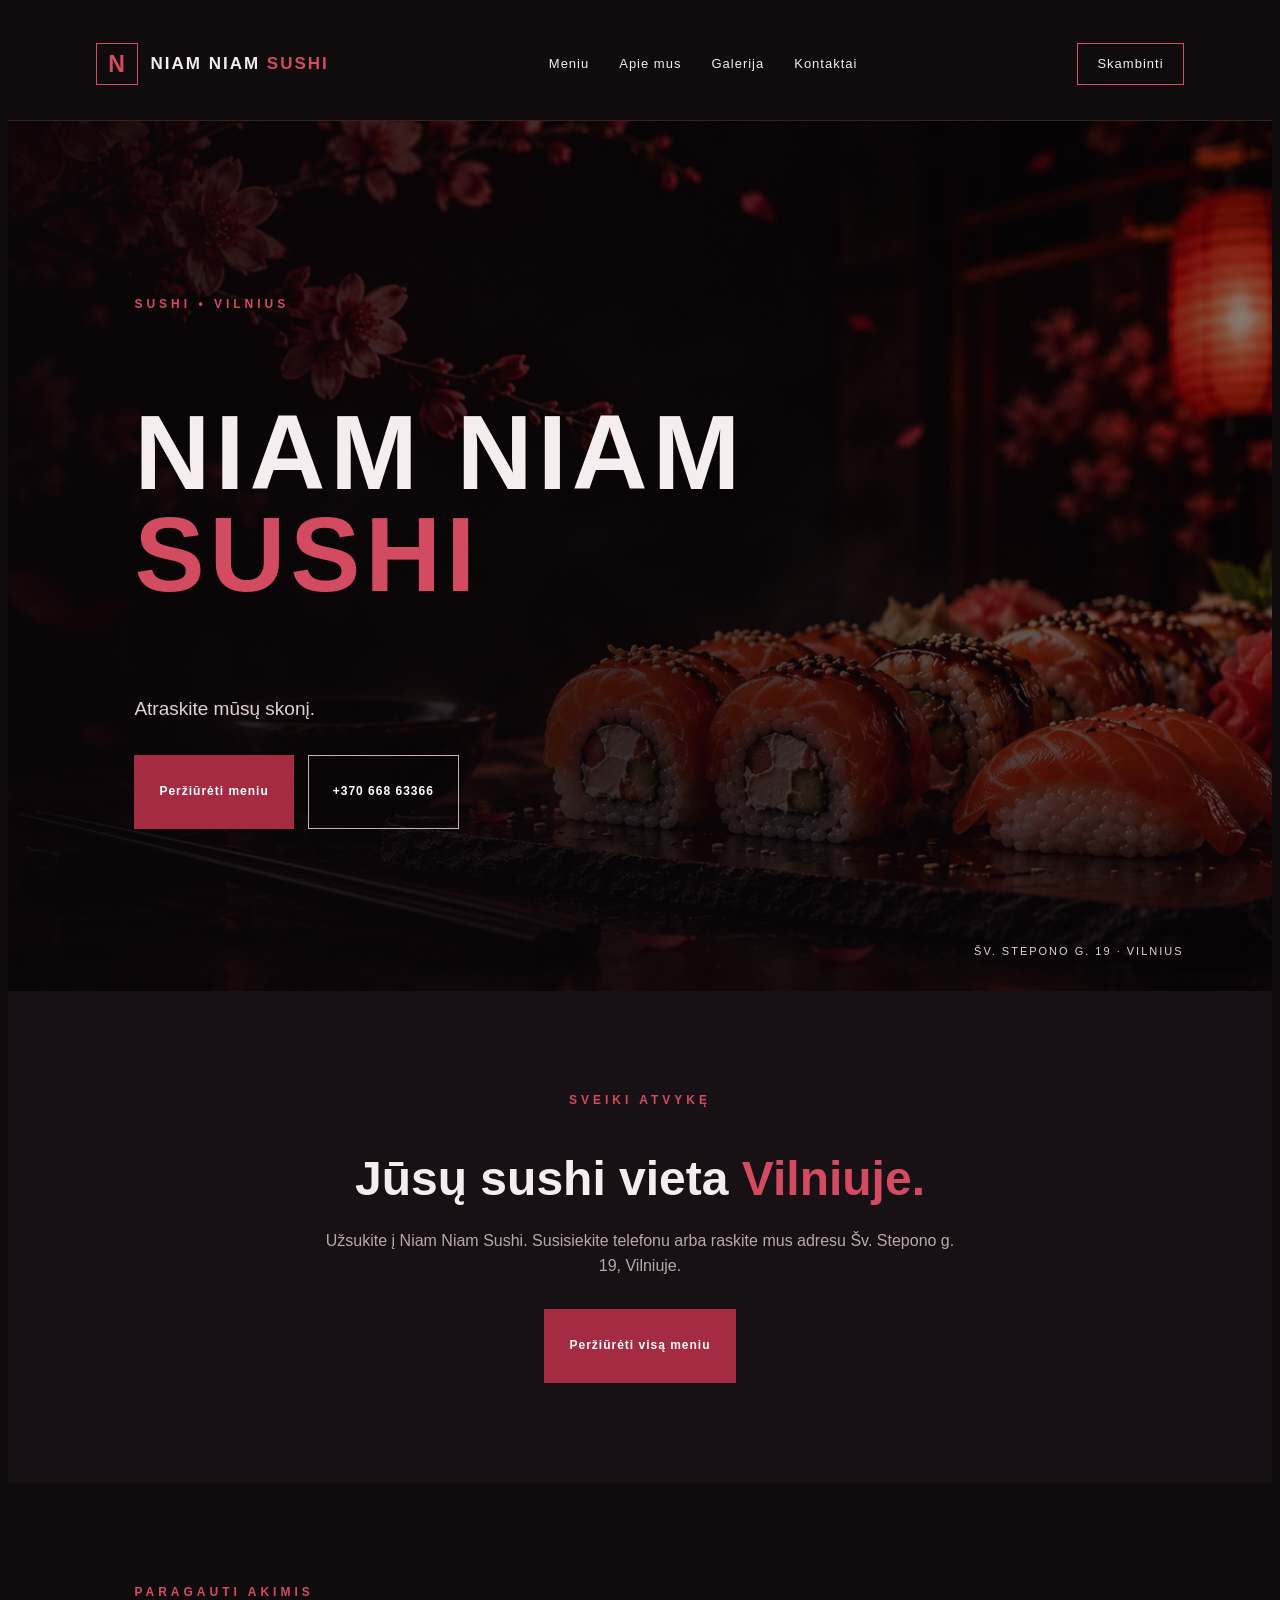
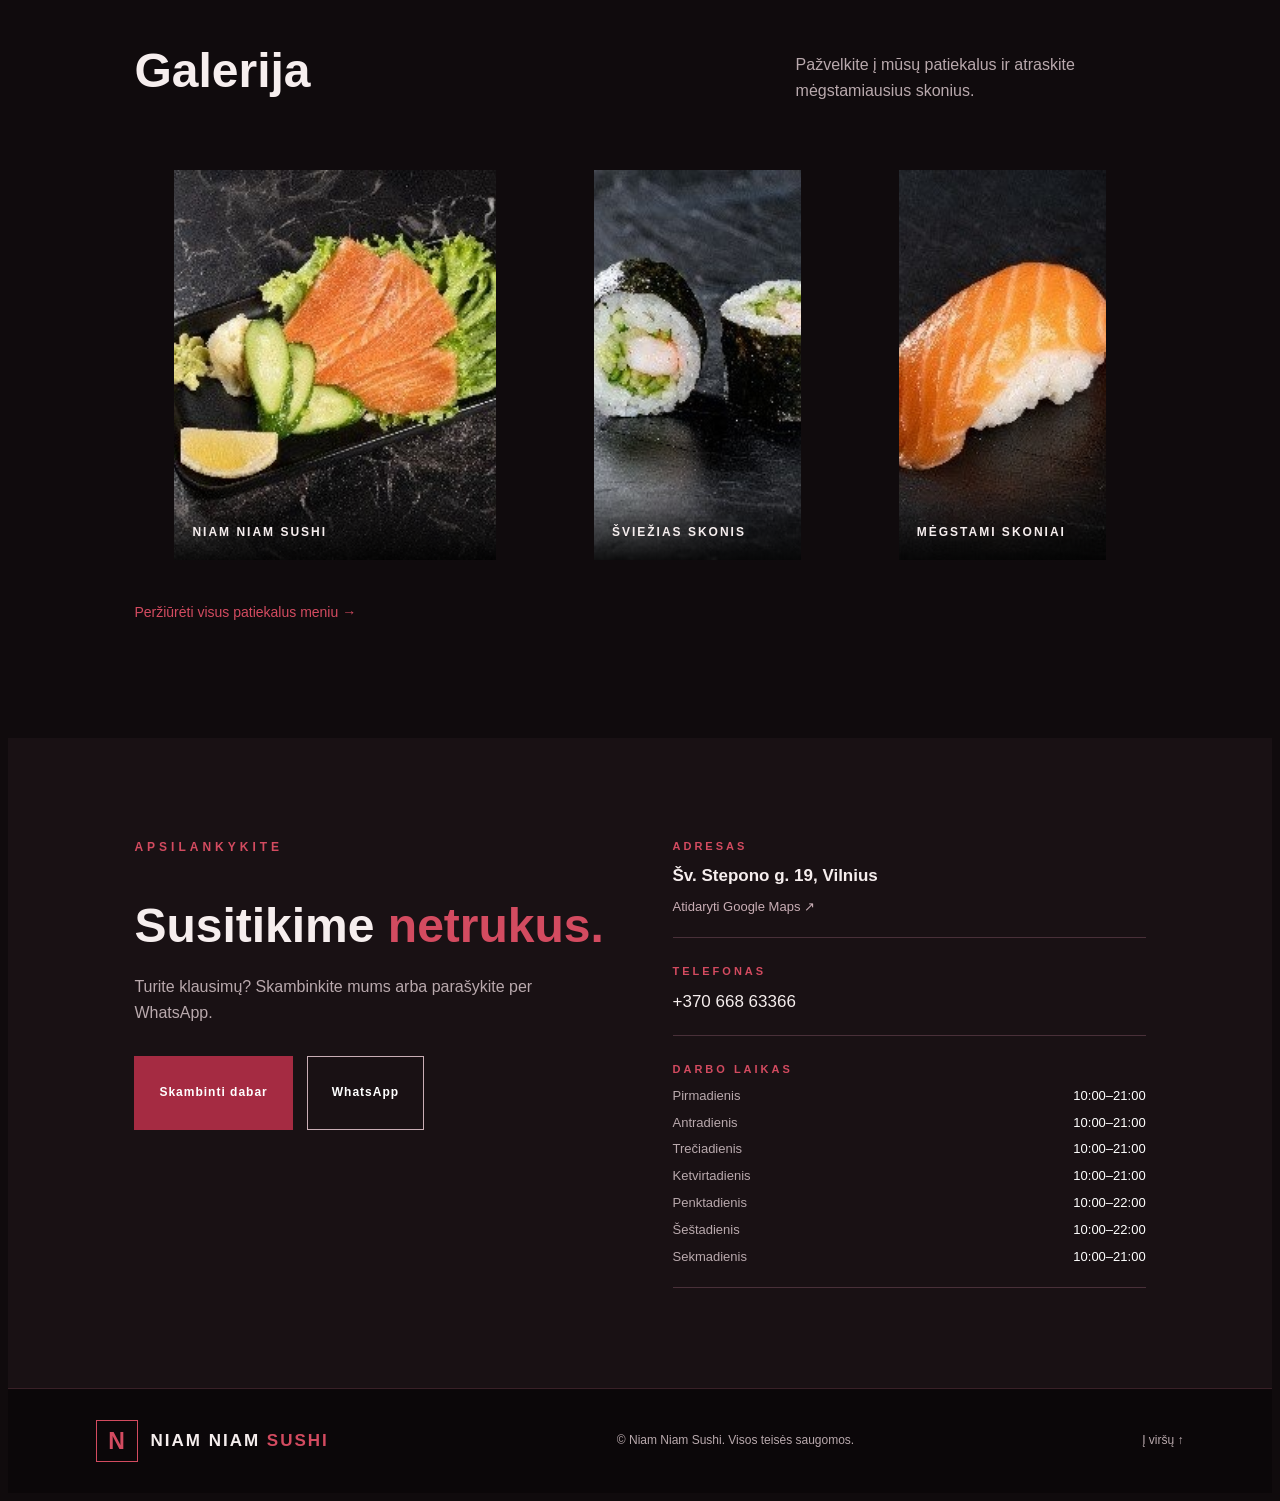
<file: index.html>
<!doctype html>
<html lang="lt"><head><meta charset="utf-8"><meta name="viewport" content="width=device-width, initial-scale=1"><meta name="theme-color" content="#13090c"><meta name="description" content="Niam Niam Sushi – sushi Vilniuje. Peržiūrėkite meniu, susisiekite ir raskite mus Šv. Stepono g. 19."><title>Niam Niam Sushi | Sushi Vilniuje</title><link rel="stylesheet" href="style.css"></head><body>
<header class="topbar"><a class="brand" href="#pradzia" aria-label="Niam Niam Sushi – pradžia"><span class="brand-mark">N</span><span>NIAM NIAM <em>SUSHI</em></span></a><nav aria-label="Pagrindinis meniu"><a href="menu.html">Meniu</a><a href="#apie">Apie mus</a><a href="#galerija">Galerija</a><a href="#kontaktai">Kontaktai</a></nav><a class="nav-call" href="tel:+37066863366">Skambinti</a></header>
<main><section class="hero" id="pradzia"><div class="hero-shade"></div><div class="hero-content"><p class="eyebrow">SUSHI • VILNIUS</p><h1>NIAM NIAM<br><span>SUSHI</span></h1><p class="hero-copy">Atraskite mūsų skonį.</p><div class="hero-actions"><a class="button button-primary" href="menu.html">Peržiūrėti meniu</a><a class="button button-outline" href="tel:+37066863366">+370 668 63366</a></div></div><div class="hero-note">ŠV. STEPONO G. 19 · VILNIUS</div></section>
<section class="intro section" id="apie"><div class="section-kicker">SVEIKI ATVYKĘ</div><h2>Jūsų sushi vieta <span>Vilniuje.</span></h2><p class="intro-text">Užsukite į Niam Niam Sushi. Susisiekite telefonu arba raskite mus adresu Šv. Stepono g. 19, Vilniuje.</p><a class="button button-primary" href="menu.html">Peržiūrėti visą meniu</a></section>
<section class="gallery section" id="galerija"><div class="section-heading"><div><div class="section-kicker">PARAGAUTI AKIMIS</div><h2>Galerija</h2></div><p>Pažvelkite į mūsų patiekalus ir atraskite mėgstamiausius skonius.</p></div><div class="photo-grid"><figure class="photo photo-large"><img src="images/sushi-1.jpg" alt="Niam Niam Sushi patiekalas" onerror="this.style.display='none'; this.parentElement.classList.add('photo-placeholder');"><figcaption>NIAM NIAM SUSHI</figcaption></figure><figure class="photo"><img src="images/sushi-2.jpg" alt="Sushi patiekalas" onerror="this.style.display='none'; this.parentElement.classList.add('photo-placeholder');"><figcaption>ŠVIEŽIAS SKONIS</figcaption></figure><figure class="photo"><img src="images/sushi-3.jpg" alt="Sushi rinkinys" onerror="this.style.display='none'; this.parentElement.classList.add('photo-placeholder');"><figcaption>MĖGSTAMI SKONIAI</figcaption></figure></div><p class="photo-tip"><a href="menu.html">Peržiūrėti visus patiekalus meniu →</a></p></section>
<section class="contact section" id="kontaktai"><div class="contact-copy"><div class="section-kicker">APSILANKYKITE</div><h2>Susitikime <span>netrukus.</span></h2><p>Turite klausimų? Skambinkite mums arba parašykite per WhatsApp.</p><div class="contact-buttons"><a class="button button-primary" href="tel:+37066863366">Skambinti dabar</a><a class="button button-outline" href="https://wa.me/37066863366" target="_blank" rel="noopener">WhatsApp</a></div></div><div class="details"><div class="detail"><span class="detail-label">ADRESAS</span><strong>Šv. Stepono g. 19, Vilnius</strong><a href="https://www.google.com/maps/search/?api=1&query=Sv.+Stepono+g.+19,+Vilnius" target="_blank" rel="noopener">Atidaryti Google Maps ↗</a></div><div class="detail"><span class="detail-label">TELEFONAS</span><a class="detail-phone" href="tel:+37066863366">+370 668 63366</a></div><div class="detail"><span class="detail-label">DARBO LAIKAS</span><div class="hours"><div><span>Pirmadienis</span><b>10:00–21:00</b></div><div><span>Antradienis</span><b>10:00–21:00</b></div><div><span>Trečiadienis</span><b>10:00–21:00</b></div><div><span>Ketvirtadienis</span><b>10:00–21:00</b></div><div><span>Penktadienis</span><b>10:00–22:00</b></div><div><span>Šeštadienis</span><b>10:00–22:00</b></div><div><span>Sekmadienis</span><b>10:00–21:00</b></div></div></div></div></section></main>
<footer><a class="brand footer-brand" href="#pradzia"><span class="brand-mark">N</span><span>NIAM NIAM <em>SUSHI</em></span></a><p>© <span id="year"></span> Niam Niam Sushi. Visos teisės saugomos.</p><a href="#pradzia">Į viršų ↑</a></footer><script src="script.js"></script></body></html>
</file>
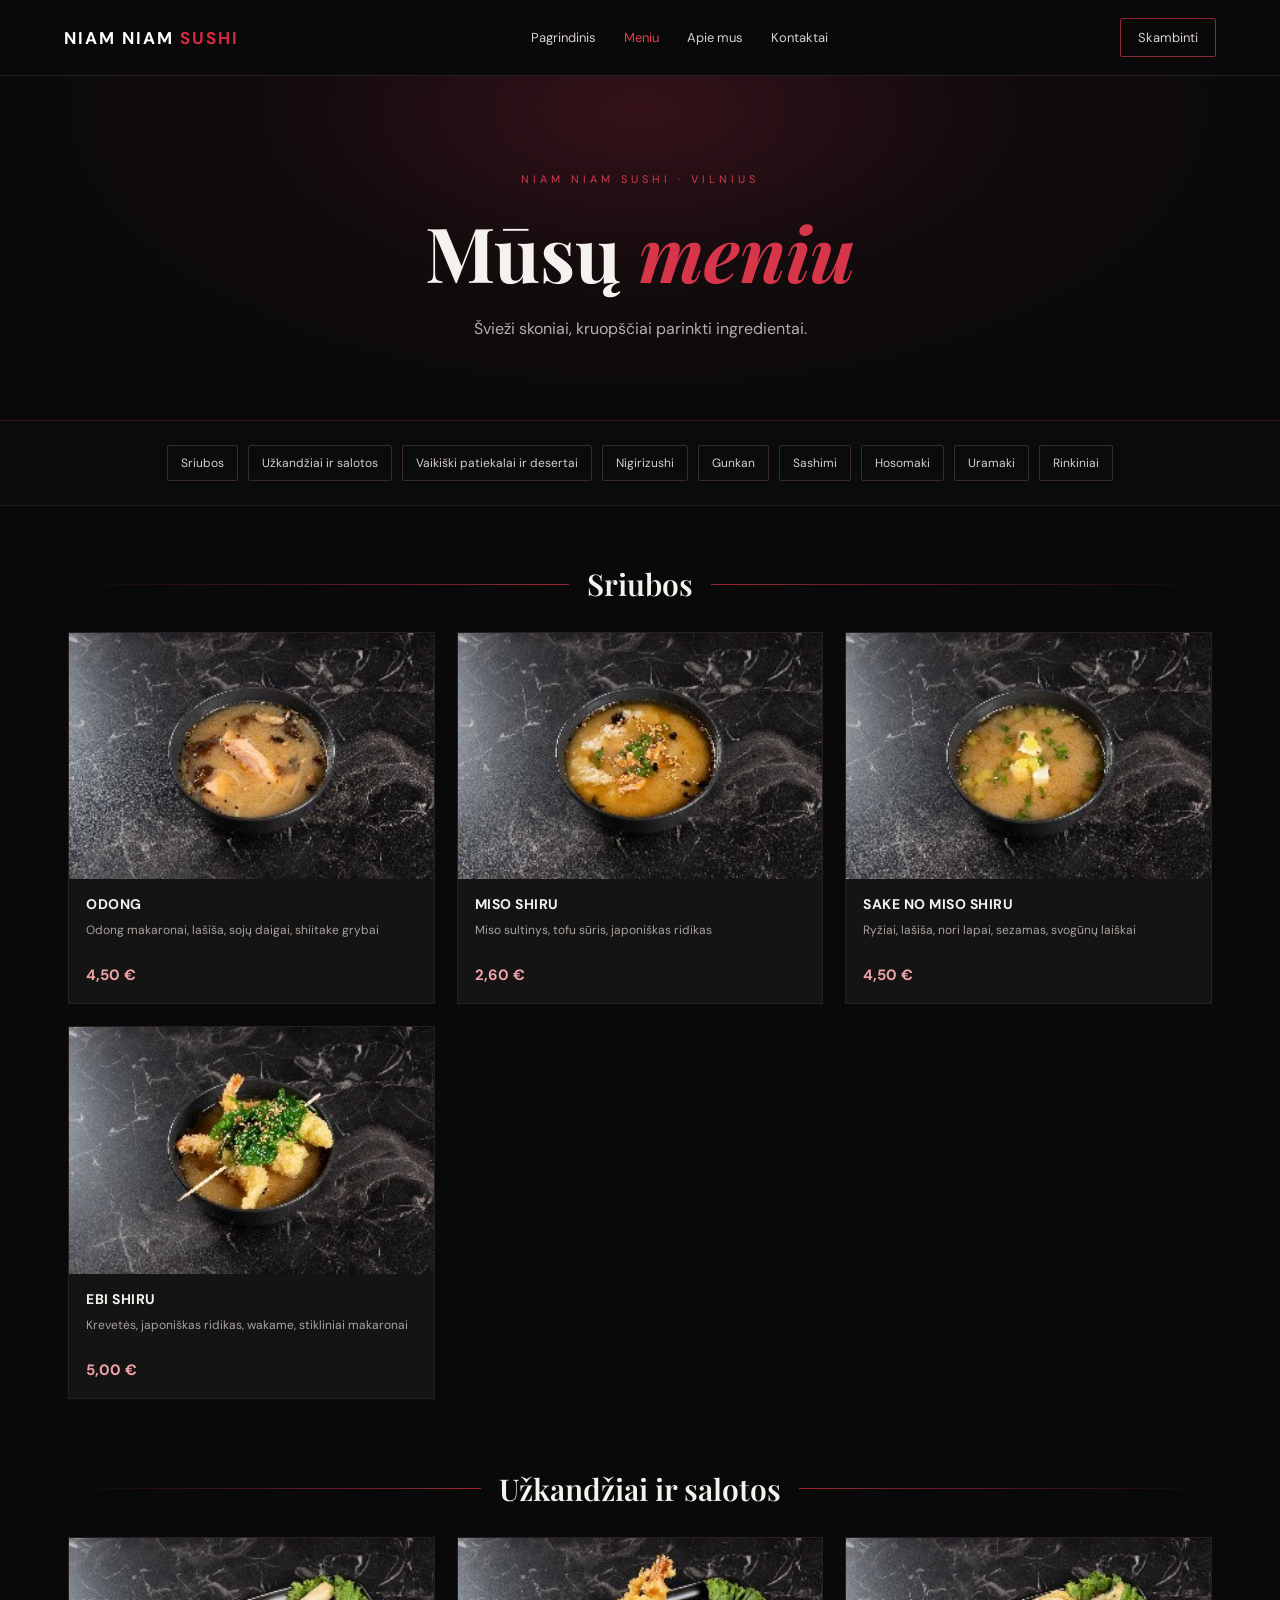
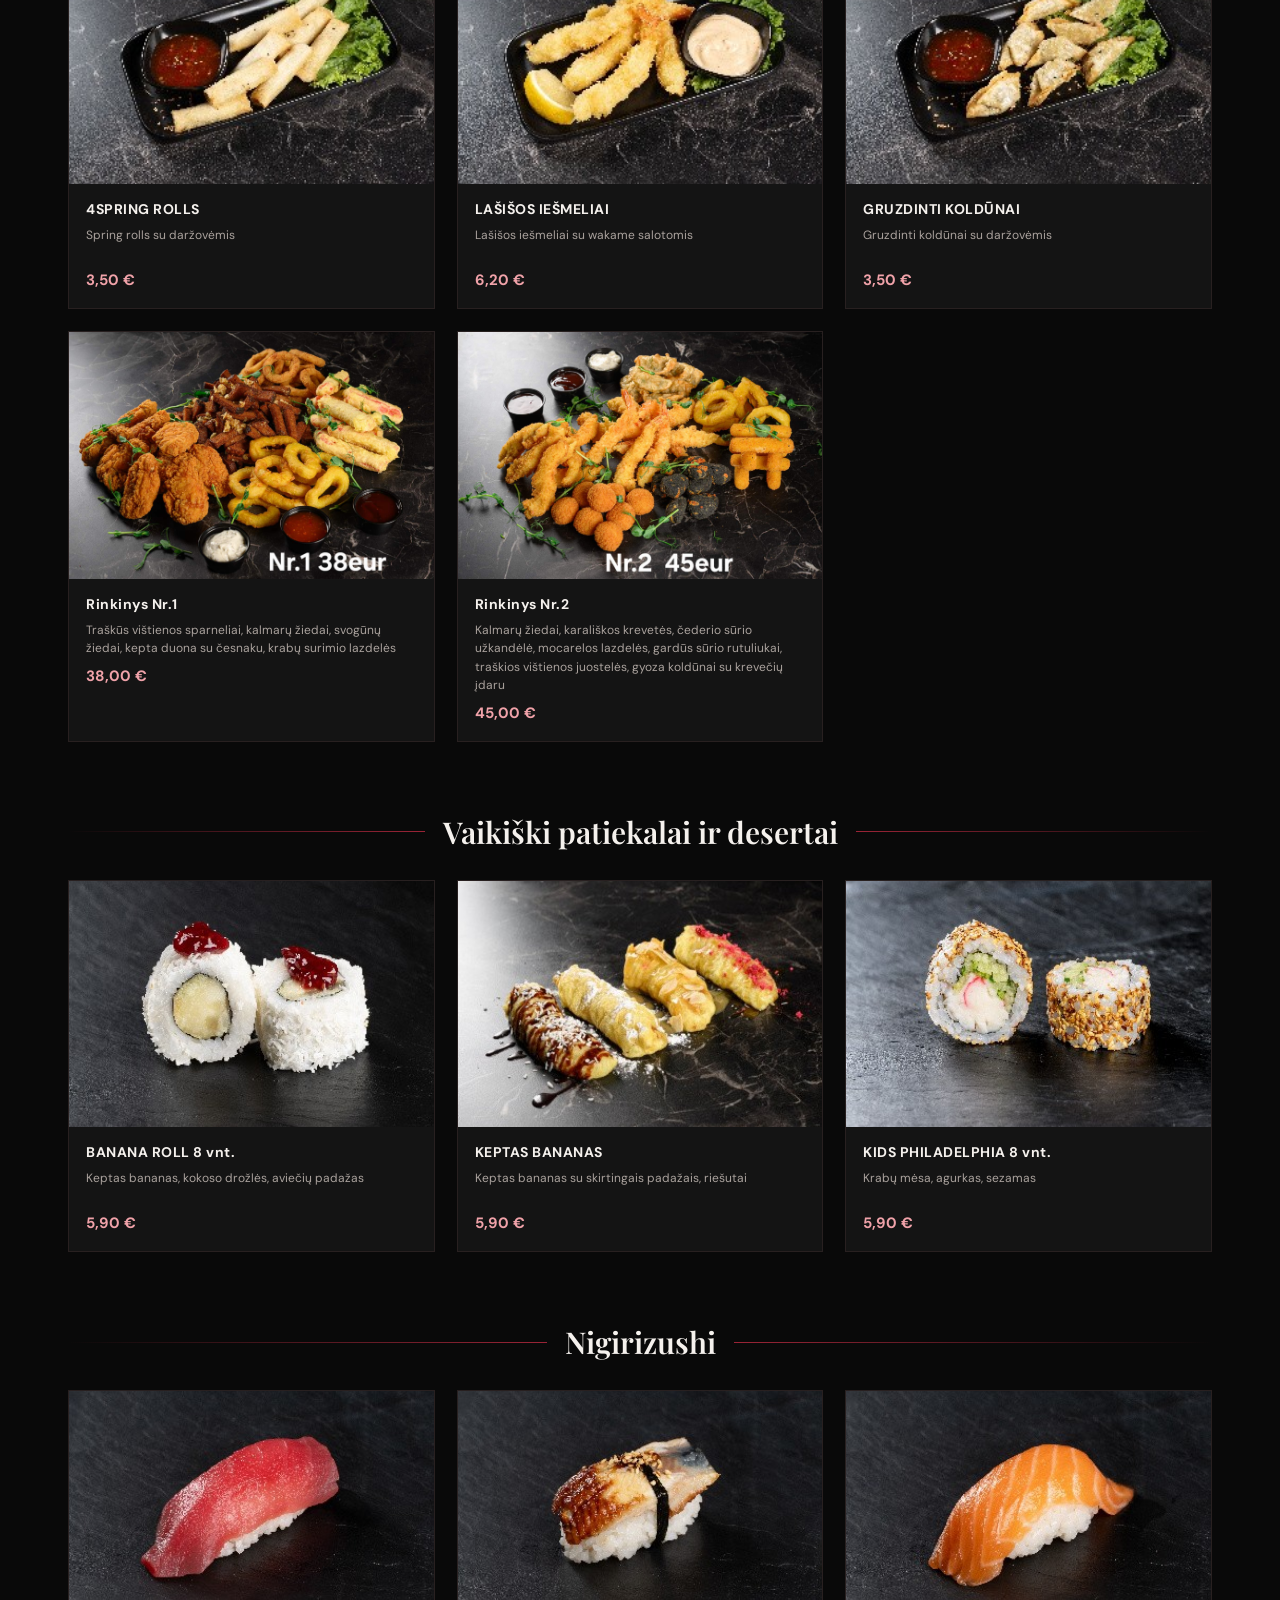
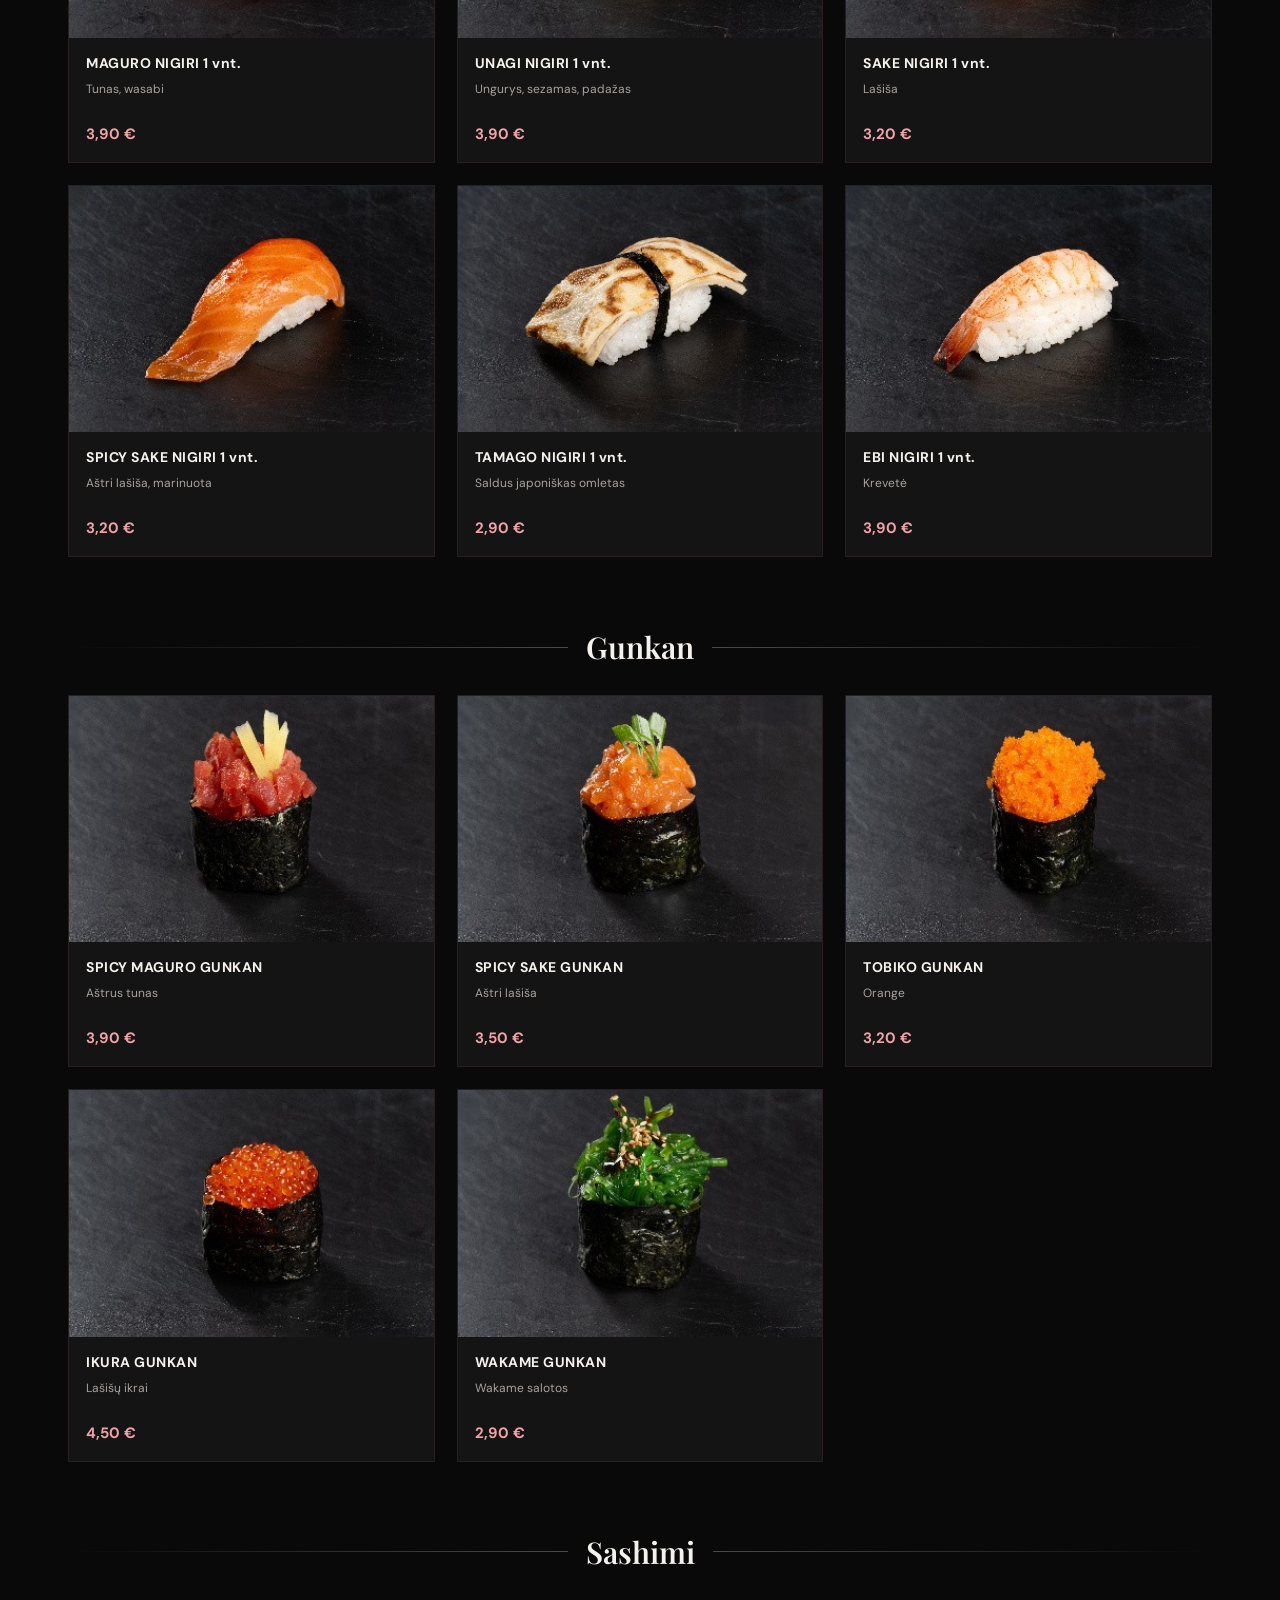
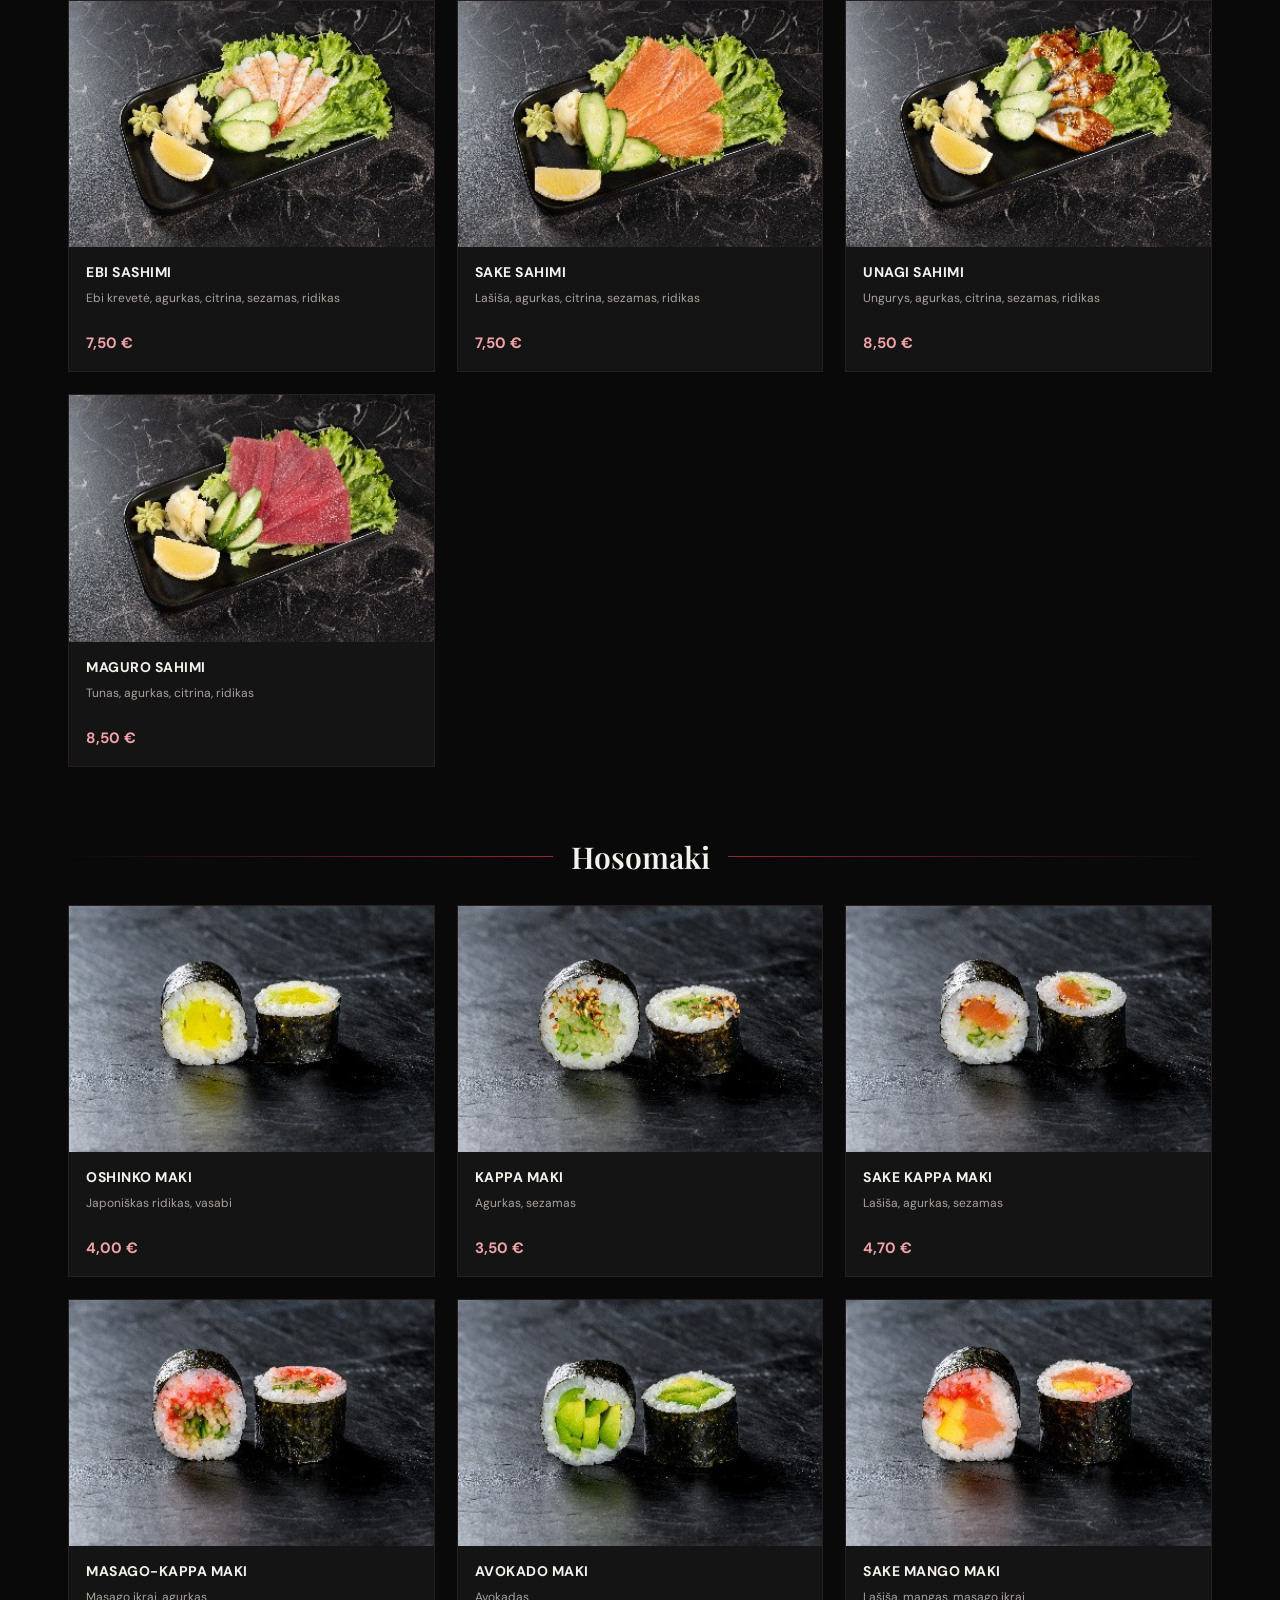
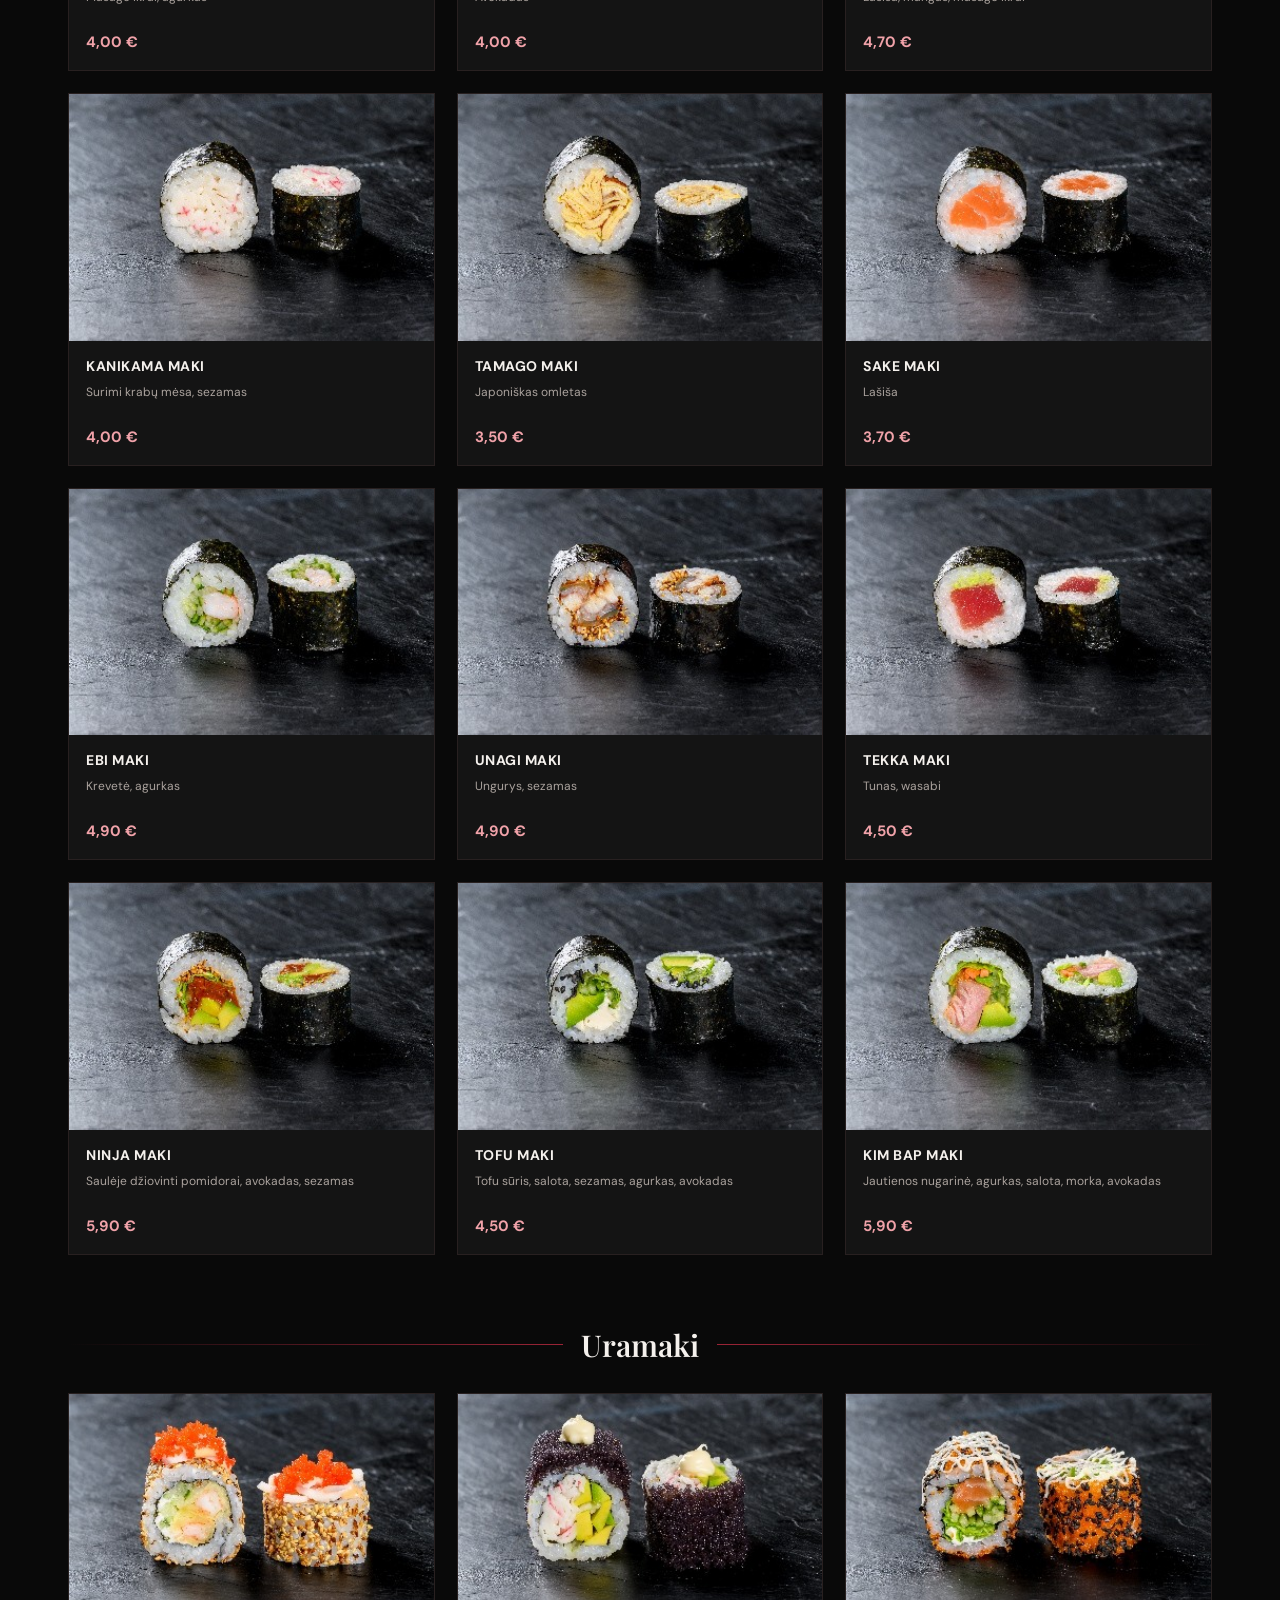
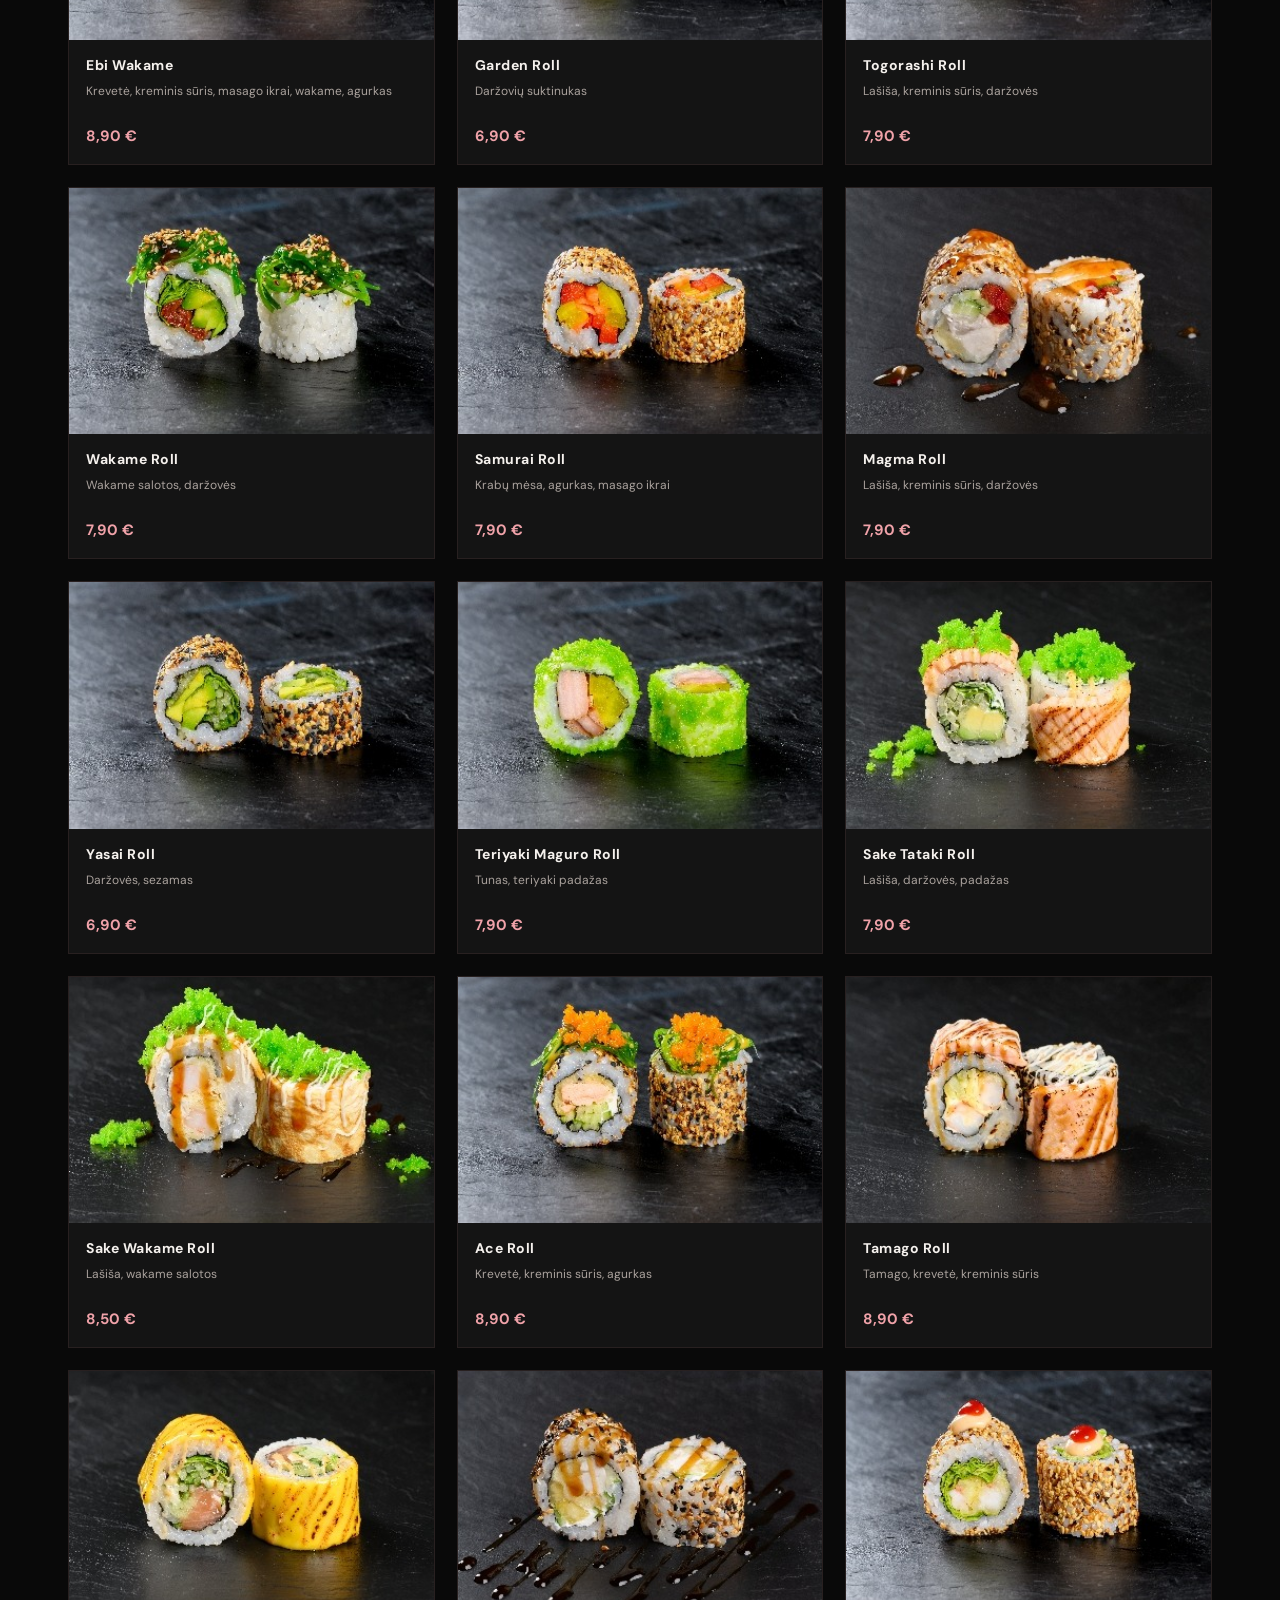
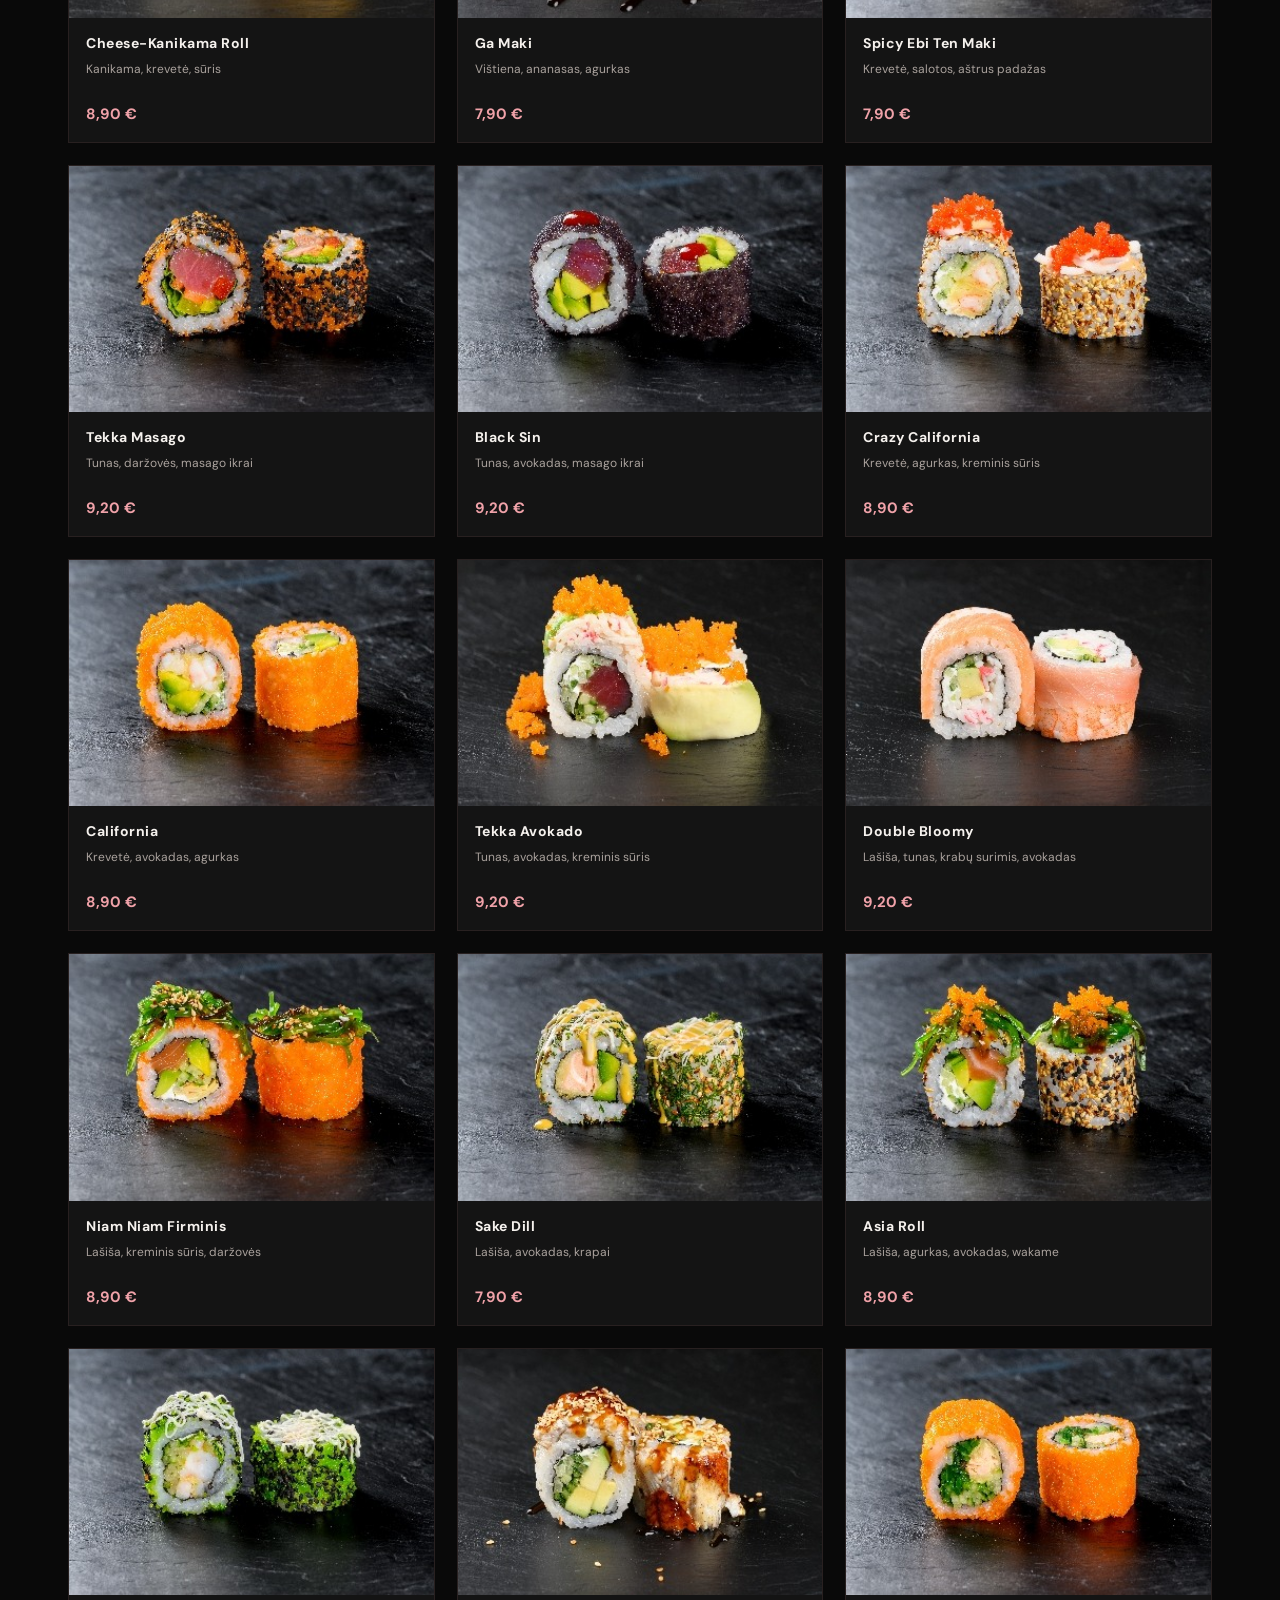
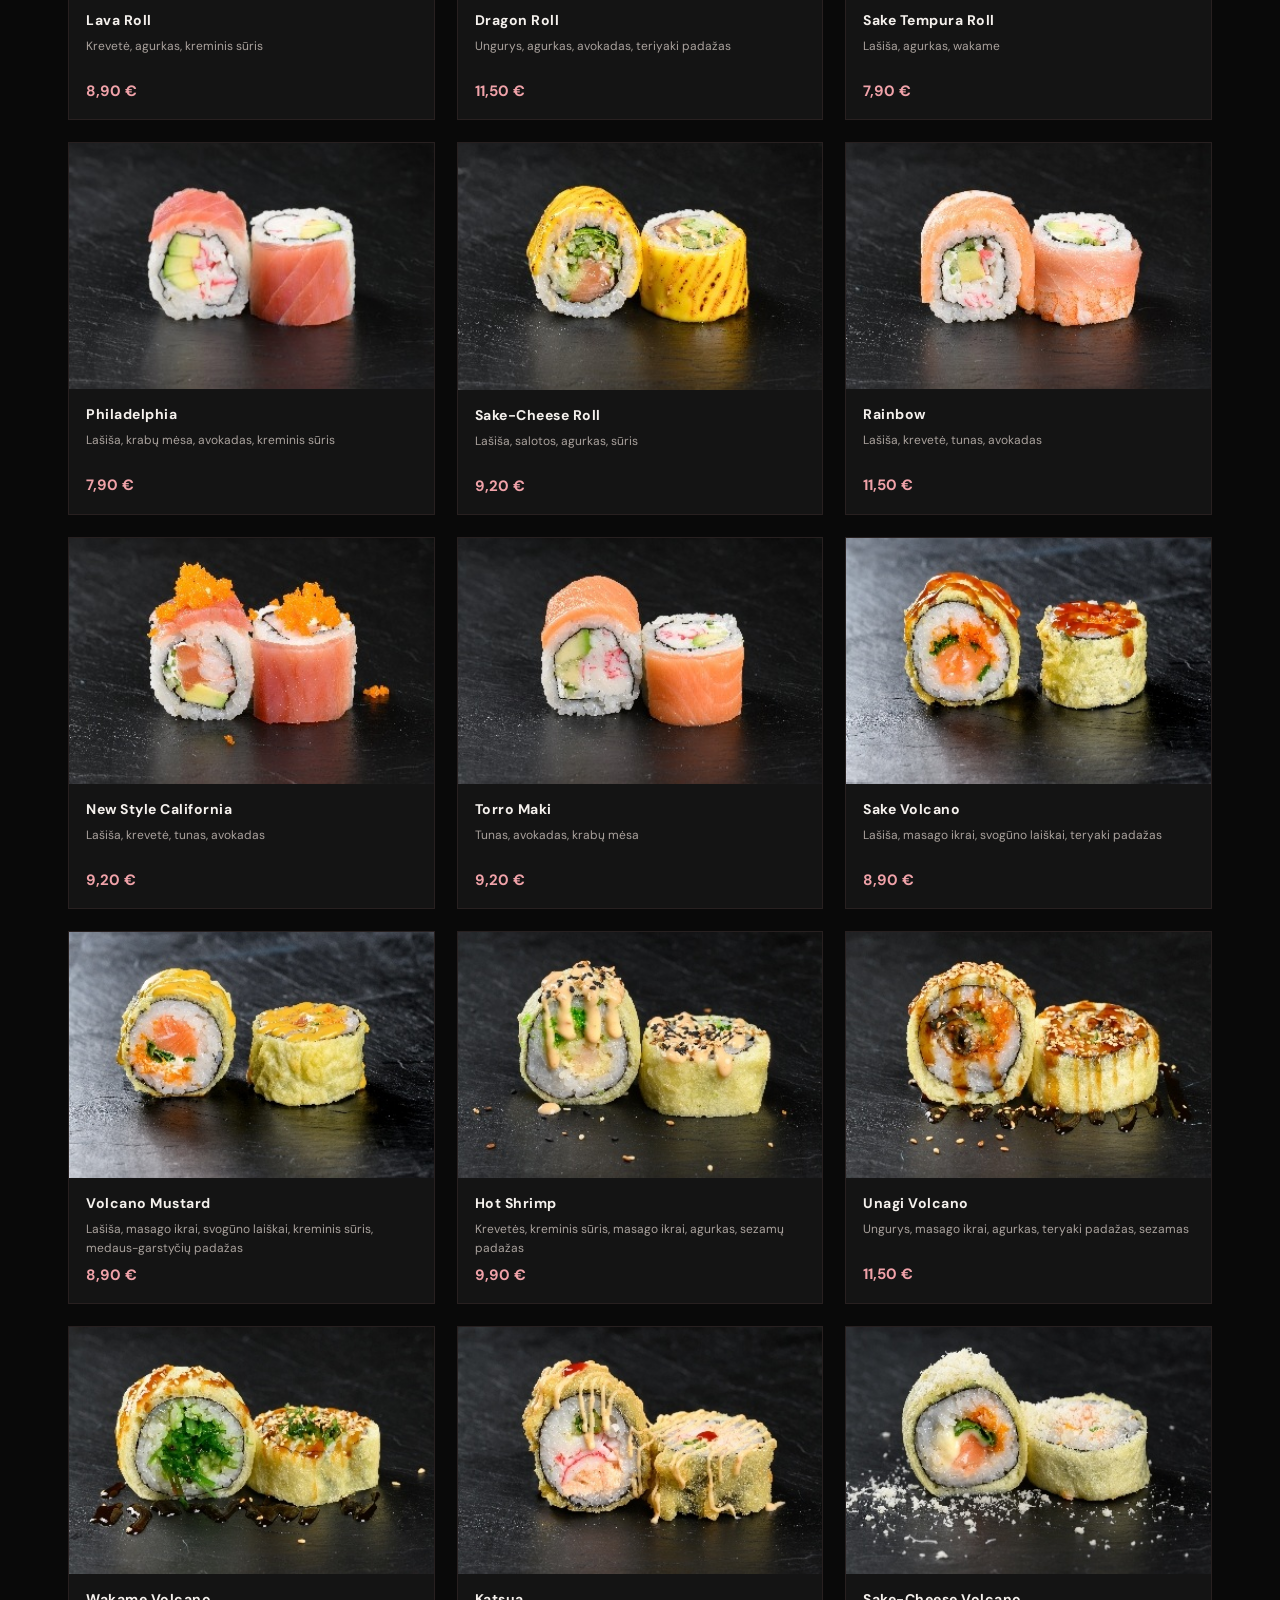
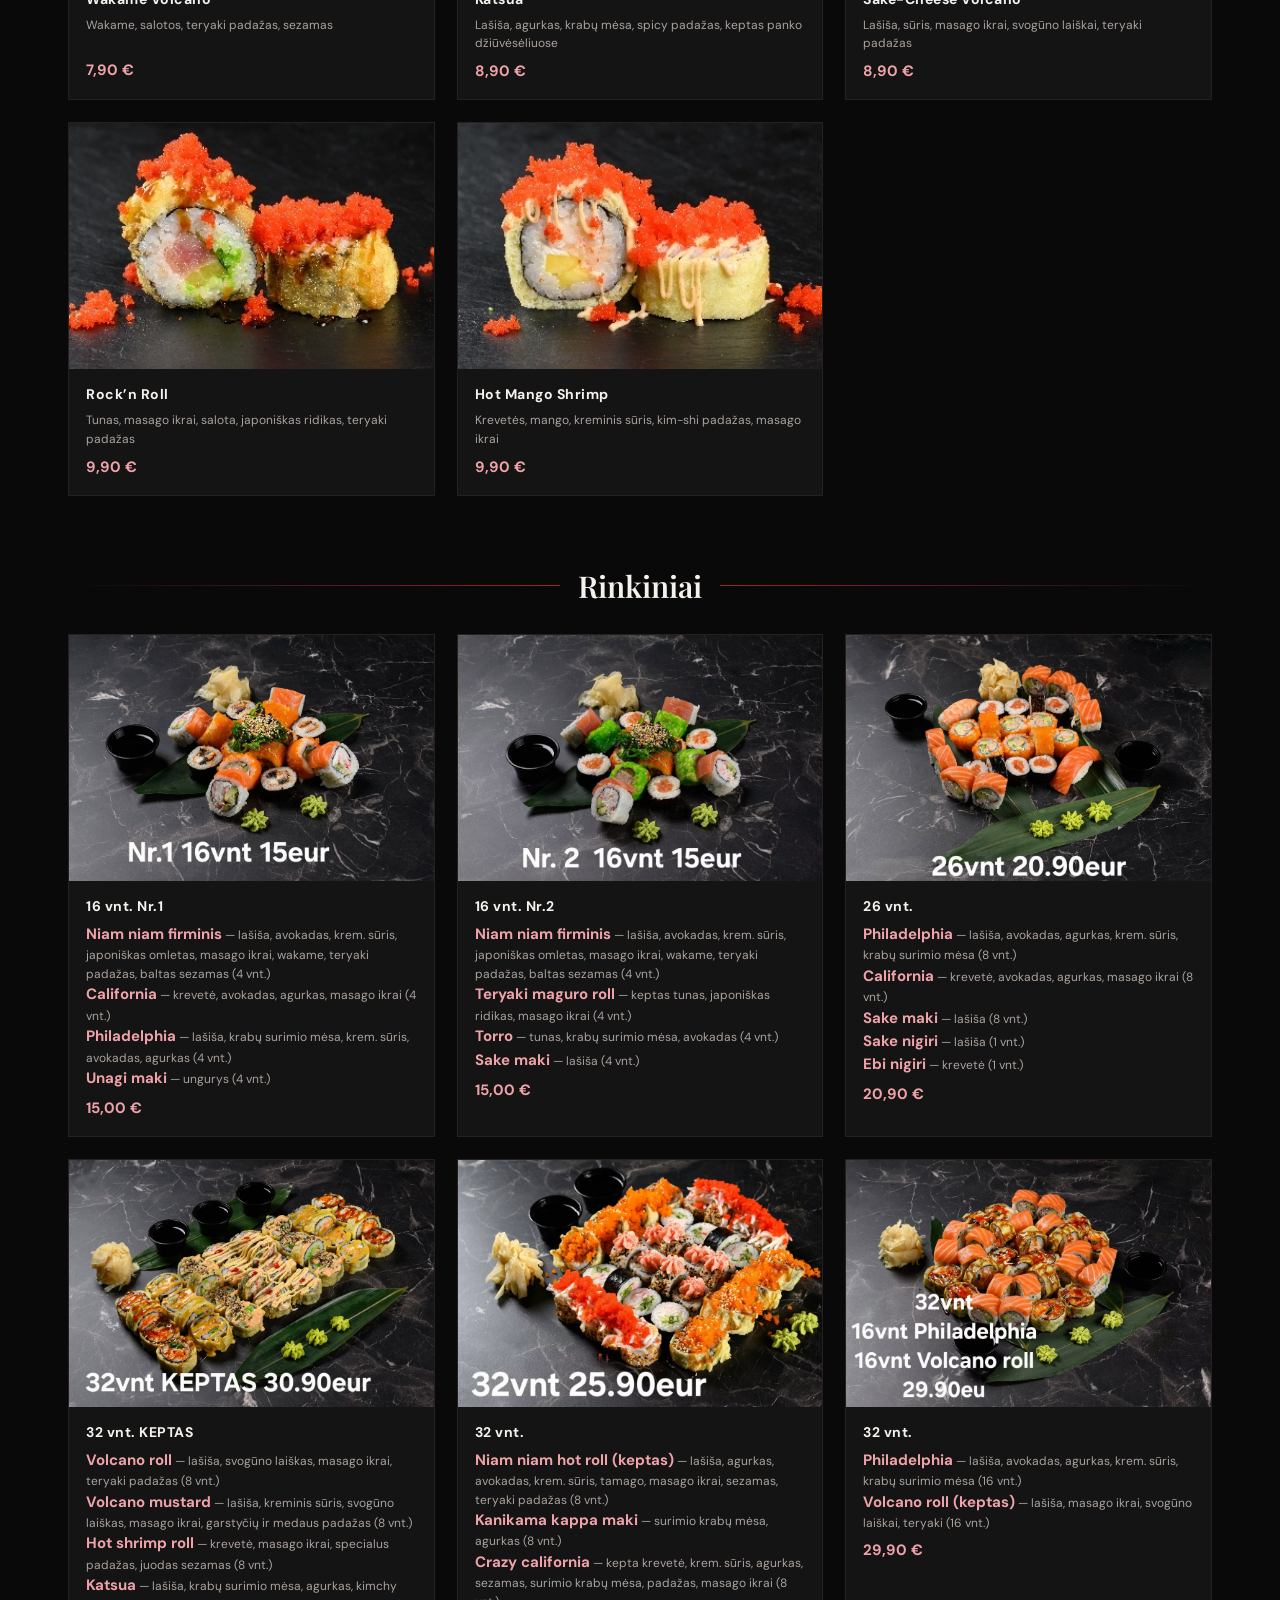
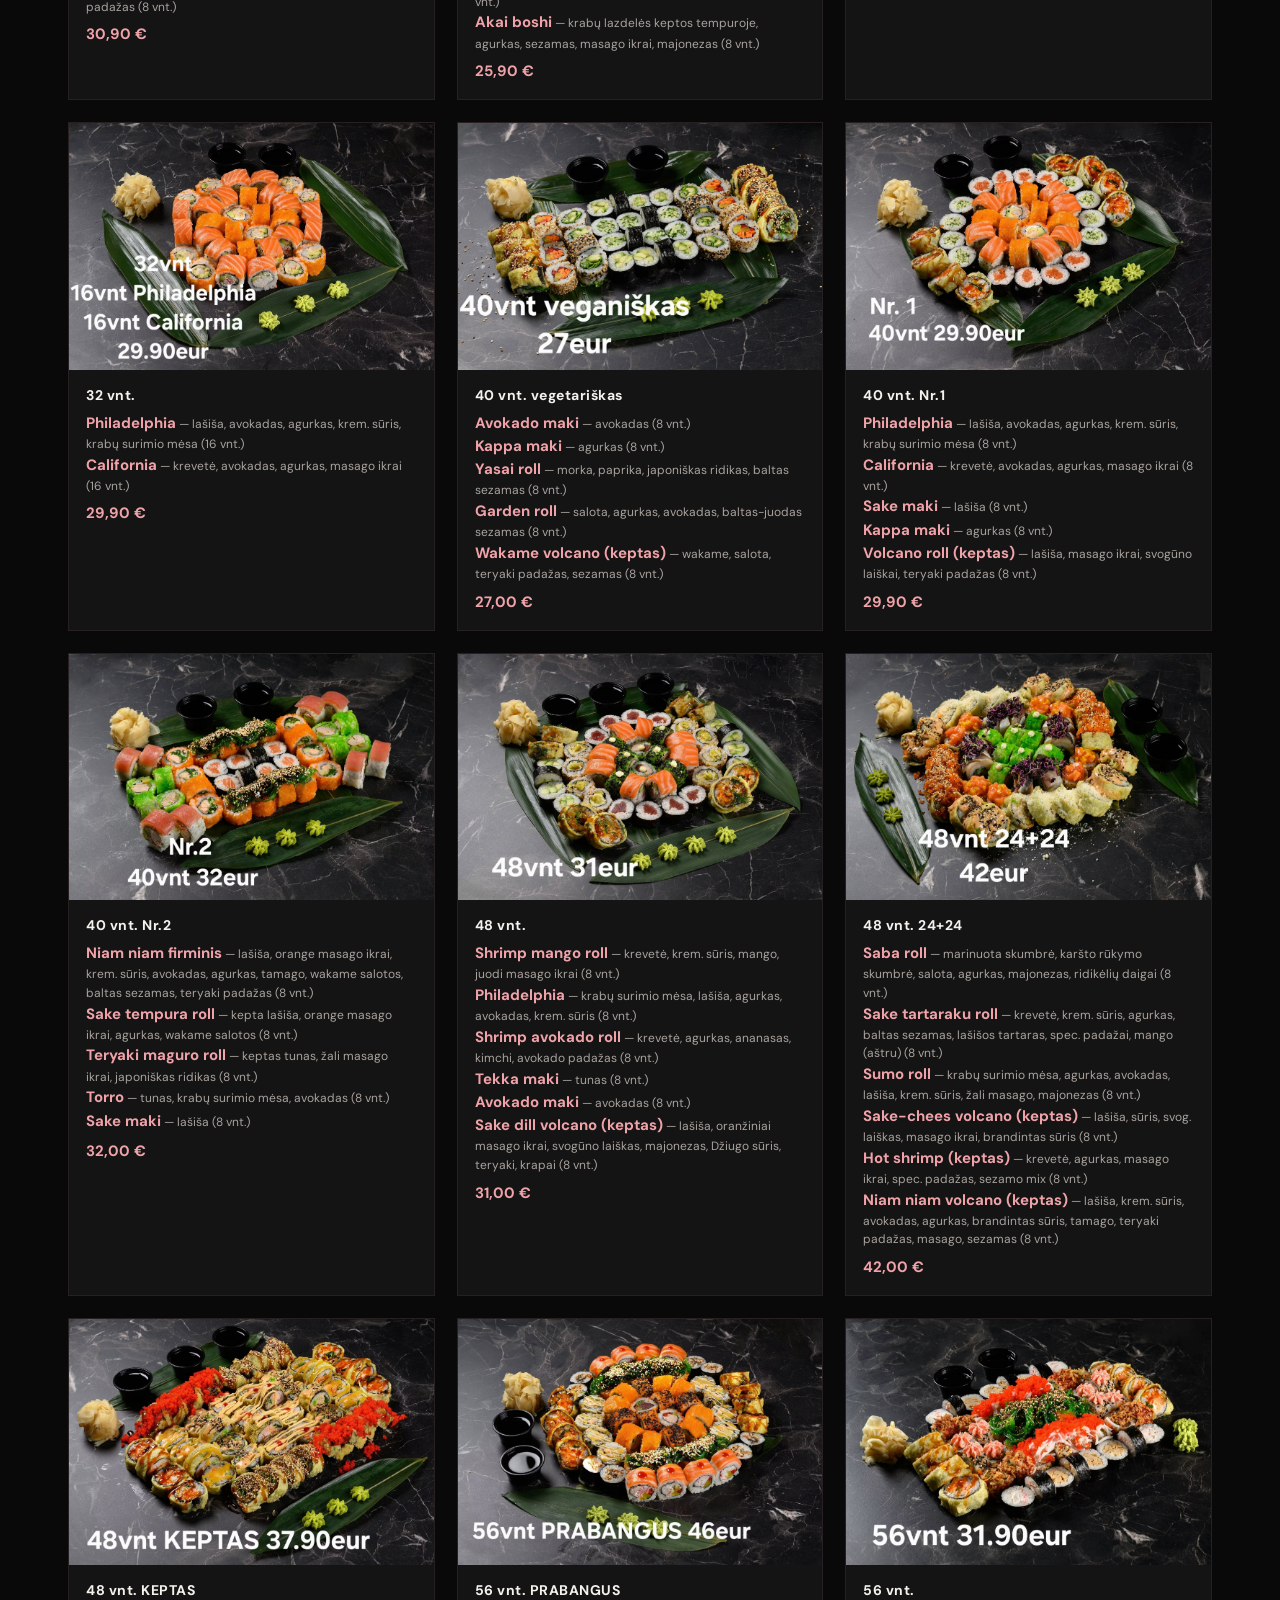
<file: menu.html>
<!doctype html><html lang="lt"><head><meta charset="utf-8"><meta name="viewport" content="width=device-width,initial-scale=1"><meta name="description" content="Niam Niam Sushi meniu – suši, nigiri, gunkan, sashimi ir kiti patiekalai Vilniuje."><title>Meniu | Niam Niam Sushi</title><link rel="stylesheet" href="menu.css"></head><body>
<header class="site-header"><a class="brand" href="index.html">NIAM NIAM <b>SUSHI</b></a><nav><a href="index.html">Pagrindinis</a><a class="active" href="menu.html">Meniu</a><a href="index.html#apie">Apie mus</a><a href="index.html#kontaktai">Kontaktai</a></nav><a class="call" href="tel:+37066863366">Skambinti</a></header>
<main><section class="menu-hero"><p class="eyebrow">NIAM NIAM SUSHI · VILNIUS</p><h1>Mūsų <em>meniu</em></h1><p>Švieži skoniai, kruopščiai parinkti ingredientai.</p></section>
<div class="category-nav"><a href="#sriubos">Sriubos</a><a href="#uzkandziai">Užkandžiai ir salotos</a><a href="#vaikams-desertai">Vaikiški patiekalai ir desertai</a><a href="#nigiri">Nigirizushi</a><a href="#gunkan">Gunkan</a><a href="#sashimi">Sashimi</a><a href="#hosomaki">Hosomaki</a><a href="#uramaki">Uramaki</a><a href="#rinkiniai">Rinkiniai</a></div><section class="menu-section" id="sriubos"><div class="section-heading"><span></span><h2>Sriubos</h2><span></span></div><div class="dish-grid"><article class="dish"><img src="images/odong.jpg" alt="ODONG" loading="lazy"><div class="dish-info"><h3>ODONG</h3><p>Odong makaronai, lašiša, sojų daigai, shiitake grybai</p><strong>4,50 €</strong></div></article><article class="dish"><img src="images/miso-shiru.jpg" alt="MISO SHIRU" loading="lazy"><div class="dish-info"><h3>MISO SHIRU</h3><p>Miso sultinys, tofu sūris, japoniškas ridikas</p><strong>2,60 €</strong></div></article><article class="dish"><img src="images/sake-no-miso.jpg" alt="SAKE NO MISO SHIRU" loading="lazy"><div class="dish-info"><h3>SAKE NO MISO SHIRU</h3><p>Ryžiai, lašiša, nori lapai, sezamas, svogūnų laiškai</p><strong>4,50 €</strong></div></article><article class="dish"><img src="images/ebi-shiru.jpg" alt="EBI SHIRU" loading="lazy"><div class="dish-info"><h3>EBI SHIRU</h3><p>Krevetės, japoniškas ridikas, wakame, stikliniai makaronai</p><strong>5,00 €</strong></div></article></div></section><section class="menu-section" id="uzkandziai"><div class="section-heading"><span></span><h2>Užkandžiai ir salotos</h2><span></span></div><div class="dish-grid"><article class="dish"><img src="images/spring-rolls.jpg" alt="4SPRING ROLLS" loading="lazy"><div class="dish-info"><h3>4SPRING ROLLS</h3><p>Spring rolls su daržovėmis</p><strong>3,50 €</strong></div></article><article class="dish"><img src="images/salmon-skewers.jpg" alt="LAŠIŠOS IEŠMELIAI" loading="lazy"><div class="dish-info"><h3>LAŠIŠOS IEŠMELIAI</h3><p>Lašišos iešmeliai su wakame salotomis</p><strong>6,20 €</strong></div></article><article class="dish"><img src="images/fried-dumplings.jpg" alt="GRUZDINTI KOLDŪNAI" loading="lazy"><div class="dish-info"><h3>GRUZDINTI KOLDŪNAI</h3><p>Gruzdinti koldūnai su daržovėmis</p><strong>3,50 €</strong></div></article><article class="dish">
<img src="images/rinkinys-nr-1.jpg" alt="Rinkinys Nr.1" loading="lazy">
<div class="dish-info">
<h3>Rinkinys Nr.1</h3>
<p>Traškūs vištienos sparneliai, kalmarų žiedai, svogūnų žiedai, kepta duona su česnaku, krabų surimio lazdelės</p>
<strong>38,00 €</strong>
</div>
</article>

<article class="dish">
<img src="images/rinkinys-nr-2.jpg" alt="Rinkinys Nr.2" loading="lazy">
<div class="dish-info">
<h3>Rinkinys Nr.2</h3>
<p>Kalmarų žiedai, karališkos krevetės, čederio sūrio užkandėlė, mocarelos lazdelės, gardūs sūrio rutuliukai, traškios vištienos juostelės, gyoza koldūnai su krevečių įdaru</p>
<strong>45,00 €</strong>
</div>
</article></div></section><section class="menu-section" id="vaikams-desertai"><div class="section-heading"><span></span><h2>Vaikiški patiekalai ir desertai</h2><span></span></div><div class="dish-grid"><article class="dish"><img src="images/banana-roll.jpg" alt="BANANA ROLL 8 vnt." loading="lazy"><div class="dish-info"><h3>BANANA ROLL 8 vnt.</h3><p>Keptas bananas, kokoso drožlės, aviečių padažas</p><strong>5,90 €</strong></div></article><article class="dish"><img src="images/fried-banana.jpg" alt="KEPTAS BANANAS" loading="lazy"><div class="dish-info"><h3>KEPTAS BANANAS</h3><p>Keptas bananas su skirtingais padažais, riešutai</p><strong>5,90 €</strong></div></article><article class="dish"><img src="images/kids-philadelphia.jpg" alt="KIDS PHILADELPHIA 8 vnt." loading="lazy"><div class="dish-info"><h3>KIDS PHILADELPHIA 8 vnt.</h3><p>Krabų mėsa, agurkas, sezamas</p><strong>5,90 €</strong></div></article></div></section><section class="menu-section" id="nigiri"><div class="section-heading"><span></span><h2>Nigirizushi</h2><span></span></div><div class="dish-grid"><article class="dish"><img src="images/maguro-nigiri.jpg" alt="MAGURO NIGIRI 1 vnt." loading="lazy"><div class="dish-info"><h3>MAGURO NIGIRI 1 vnt.</h3><p>Tunas, wasabi</p><strong>3,90 €</strong></div></article><article class="dish"><img src="images/unagi-nigiri.jpg" alt="UNAGI NIGIRI 1 vnt." loading="lazy"><div class="dish-info"><h3>UNAGI NIGIRI 1 vnt.</h3><p>Ungurys, sezamas, padažas</p><strong>3,90 €</strong></div></article><article class="dish"><img src="images/sake-nigiri.jpg" alt="SAKE NIGIRI 1 vnt." loading="lazy"><div class="dish-info"><h3>SAKE NIGIRI 1 vnt.</h3><p>Lašiša</p><strong>3,20 €</strong></div></article><article class="dish"><img src="images/spicy-sake-nigiri.jpg" alt="SPICY SAKE NIGIRI 1 vnt." loading="lazy"><div class="dish-info"><h3>SPICY SAKE NIGIRI 1 vnt.</h3><p>Aštri lašiša, marinuota</p><strong>3,20 €</strong></div></article><article class="dish"><img src="images/tamago-nigiri.jpg" alt="TAMAGO NIGIRI 1 vnt." loading="lazy"><div class="dish-info"><h3>TAMAGO NIGIRI 1 vnt.</h3><p>Saldus japoniškas omletas</p><strong>2,90 €</strong></div></article><article class="dish"><img src="images/ebi-nigiri.jpg" alt="EBI NIGIRI 1 vnt." loading="lazy"><div class="dish-info"><h3>EBI NIGIRI 1 vnt.</h3><p>Krevetė</p><strong>3,90 €</strong></div></article></div></section><section class="menu-section" id="gunkan"><div class="section-heading"><span></span><h2>Gunkan</h2><span></span></div><div class="dish-grid"><article class="dish"><img src="images/spicy-maguro-gunkan.jpg" alt="SPICY MAGURO GUNKAN" loading="lazy"><div class="dish-info"><h3>SPICY MAGURO GUNKAN</h3><p>Aštrus tunas</p><strong>3,90 €</strong></div></article><article class="dish"><img src="images/spicy-sake-gunkan.jpg" alt="SPICY SAKE GUNKAN" loading="lazy"><div class="dish-info"><h3>SPICY SAKE GUNKAN</h3><p>Aštri lašiša</p><strong>3,50 €</strong></div></article><article class="dish"><img src="images/tobiko-gunkan.jpg" alt="TOBIKO GUNKAN" loading="lazy"><div class="dish-info"><h3>TOBIKO GUNKAN</h3><p>Orange</p><strong>3,20 €</strong></div></article><article class="dish"><img src="images/ikura-gunkan.jpg" alt="IKURA GUNKAN" loading="lazy"><div class="dish-info"><h3>IKURA GUNKAN</h3><p>Lašišų ikrai</p><strong>4,50 €</strong></div></article><article class="dish"><img src="images/wakame-gunkan.jpg" alt="WAKAME GUNKAN" loading="lazy"><div class="dish-info"><h3>WAKAME GUNKAN</h3><p>Wakame salotos</p><strong>2,90 €</strong></div></article></div></section><section class="menu-section" id="sashimi"><div class="section-heading"><span></span><h2>Sashimi</h2><span></span></div><div class="dish-grid"><article class="dish"><img src="images/ebi-sashimi.jpg" alt="EBI SASHIMI" loading="lazy"><div class="dish-info"><h3>EBI SASHIMI</h3><p>Ebi krevetė, agurkas, citrina, sezamas, ridikas</p><strong>7,50 €</strong></div></article><article class="dish"><img src="images/sake-sashimi.jpg" alt="SAKE SAHIMI" loading="lazy"><div class="dish-info"><h3>SAKE SAHIMI</h3><p>Lašiša, agurkas, citrina, sezamas, ridikas</p><strong>7,50 €</strong></div></article><article class="dish"><img src="images/unagi-sashimi.jpg" alt="UNAGI SAHIMI" loading="lazy"><div class="dish-info"><h3>UNAGI SAHIMI</h3><p>Ungurys, agurkas, citrina, sezamas, ridikas</p><strong>8,50 €</strong></div></article><article class="dish"><img src="images/maguro-sashimi.jpg" alt="MAGURO SAHIMI" loading="lazy"><div class="dish-info"><h3>MAGURO SAHIMI</h3><p>Tunas, agurkas, citrina, ridikas</p><strong>8,50 €</strong></div></article></div></section><section class="menu-section" id="hosomaki"><div class="section-heading"><span></span><h2>Hosomaki</h2><span></span></div><div class="dish-grid"><article class="dish"><img src="images/oshinko-maki.jpg" alt="OSHINKO MAKI" loading="lazy"><div class="dish-info"><h3>OSHINKO MAKI</h3><p>Japoniškas ridikas, vasabi</p><strong>4,00 €</strong></div></article><article class="dish"><img src="images/kappa-maki.jpg" alt="KAPPA MAKI" loading="lazy"><div class="dish-info"><h3>KAPPA MAKI</h3><p>Agurkas, sezamas</p><strong>3,50 €</strong></div></article><article class="dish"><img src="images/sake-kappa-maki.jpg" alt="SAKE KAPPA MAKI" loading="lazy"><div class="dish-info"><h3>SAKE KAPPA MAKI</h3><p>Lašiša, agurkas, sezamas</p><strong>4,70 €</strong></div></article><article class="dish"><img src="images/masago-kappa-maki.jpg" alt="MASAGO-KAPPA MAKI" loading="lazy"><div class="dish-info"><h3>MASAGO-KAPPA MAKI</h3><p>Masago ikrai, agurkas</p><strong>4,00 €</strong></div></article><article class="dish"><img src="images/avocado-maki.jpg" alt="AVOKADO MAKI" loading="lazy"><div class="dish-info"><h3>AVOKADO MAKI</h3><p>Avokadas</p><strong>4,00 €</strong></div></article><article class="dish"><img src="images/sake-mango-maki.jpg" alt="SAKE MANGO MAKI" loading="lazy"><div class="dish-info"><h3>SAKE MANGO MAKI</h3><p>Lašiša, mangas, masago ikrai</p><strong>4,70 €</strong></div></article><article class="dish"><img src="images/kanikama-maki.jpg" alt="KANIKAMA MAKI" loading="lazy"><div class="dish-info"><h3>KANIKAMA MAKI</h3><p>Surimi krabų mėsa, sezamas</p><strong>4,00 €</strong></div></article><article class="dish"><img src="images/tamago-maki.jpg" alt="TAMAGO MAKI" loading="lazy"><div class="dish-info"><h3>TAMAGO MAKI</h3><p>Japoniškas omletas</p><strong>3,50 €</strong></div></article><article class="dish"><img src="images/sake-maki.jpg" alt="SAKE MAKI" loading="lazy"><div class="dish-info"><h3>SAKE MAKI</h3><p>Lašiša</p><strong>3,70 €</strong></div></article><article class="dish"><img src="images/ebi-maki.jpg" alt="EBI MAKI" loading="lazy"><div class="dish-info"><h3>EBI MAKI</h3><p>Krevetė, agurkas</p><strong>4,90 €</strong></div></article><article class="dish"><img src="images/unagi-maki.jpg" alt="UNAGI MAKI" loading="lazy"><div class="dish-info"><h3>UNAGI MAKI</h3><p>Ungurys, sezamas</p><strong>4,90 €</strong></div></article><article class="dish"><img src="images/tekka-maki.jpg" alt="TEKKA MAKI" loading="lazy"><div class="dish-info"><h3>TEKKA MAKI</h3><p>Tunas, wasabi</p><strong>4,50 €</strong></div></article><article class="dish"><img src="images/ninja-maki.jpg" alt="NINJA MAKI" loading="lazy"><div class="dish-info"><h3>NINJA MAKI</h3><p>Saulėje džiovinti pomidorai, avokadas, sezamas</p><strong>5,90 €</strong></div></article><article class="dish"><img src="images/tofu-maki.jpg" alt="TOFU MAKI" loading="lazy"><div class="dish-info"><h3>TOFU MAKI</h3><p>Tofu sūris, salota, sezamas, agurkas, avokadas</p><strong>4,50 €</strong></div></article><article class="dish"><img src="images/kim-bap-maki.jpg" alt="KIM BAP MAKI" loading="lazy"><div class="dish-info"><h3>KIM BAP MAKI</h3><p>Jautienos nugarinė, agurkas, salota, morka, avokadas</p><strong>5,90 €</strong></div></article></div></section><section class="menu-section" id="uramaki">
<div class="section-heading">
<span></span>
<h2>Uramaki</h2>
<span></span>
</div>
<div class="dish-grid"><article class="dish">
<img src="images/ebi-wakame.jpg" alt="Ebi Wakame" loading="lazy">
<div class="dish-info"><h3>Ebi Wakame</h3><p>Krevetė, kreminis sūris, masago ikrai, wakame, agurkas</p><strong>8,90 €</strong></div>
</article><article class="dish">
<img src="images/garden-roll.jpg" alt="Garden Roll" loading="lazy">
<div class="dish-info"><h3>Garden Roll</h3><p>Daržovių suktinukas</p><strong>6,90 €</strong></div>
</article><article class="dish">
<img src="images/togorashi-roll.jpg" alt="Togorashi Roll" loading="lazy">
<div class="dish-info"><h3>Togorashi Roll</h3><p>Lašiša, kreminis sūris, daržovės</p><strong>7,90 €</strong></div>
</article><article class="dish">
<img src="images/wakame-roll.jpg" alt="Wakame Roll" loading="lazy">
<div class="dish-info"><h3>Wakame Roll</h3><p>Wakame salotos, daržovės</p><strong>7,90 €</strong></div>
</article>

<article class="dish">
<img src="images/samurai-roll.jpg" alt="Samurai Roll" loading="lazy">
<div class="dish-info"><h3>Samurai Roll</h3><p>Krabų mėsa, agurkas, masago ikrai</p><strong>7,90 €</strong></div>
</article><article class="dish">
<img src="images/magma-roll.jpg" alt="Magma Roll" loading="lazy">
<div class="dish-info"><h3>Magma Roll</h3><p>Lašiša, kreminis sūris, daržovės</p><strong>7,90 €</strong></div>
</article>

<article class="dish">
<img src="images/yasai-roll.jpg" alt="Yasai Roll" loading="lazy">
<div class="dish-info"><h3>Yasai Roll</h3><p>Daržovės, sezamas</p><strong>6,90 €</strong></div>
</article><article class="dish">
<img src="images/teryaki-maguro-roll.jpg" alt="Teriyaki Maguro Roll" loading="lazy">
<div class="dish-info"><h3>Teriyaki Maguro Roll</h3><p>Tunas, teriyaki padažas</p><strong>7,90 €</strong></div>
</article>

<article class="dish">
<img src="images/sake-tataki-roll.jpg" alt="Sake Tataki Roll" loading="lazy">
<div class="dish-info"><h3>Sake Tataki Roll</h3><p>Lašiša, daržovės, padažas</p><strong>7,90 €</strong></div>
</article>

<article class="dish">
<img src="images/sake-wakame-roll.jpg" alt="Sake Wakame Roll" loading="lazy">
<div class="dish-info"><h3>Sake Wakame Roll</h3><p>Lašiša, wakame salotos</p><strong>8,50 €</strong></div>
</article><article class="dish">
<img src="images/ace-roll.jpg" alt="Ace Roll" loading="lazy">
<div class="dish-info"><h3>Ace Roll</h3><p>Krevetė, kreminis sūris, agurkas</p><strong>8,90 €</strong></div>
</article>

<article class="dish">
<img src="images/tamago-roll.jpg" alt="Tamago Roll" loading="lazy">
<div class="dish-info"><h3>Tamago Roll</h3><p>Tamago, krevetė, kreminis sūris</p><strong>8,90 €</strong></div>
</article>

<article class="dish">
<img src="images/cheese-kanikama-roll.jpg" alt="Cheese-Kanikama Roll" loading="lazy">
<div class="dish-info"><h3>Cheese-Kanikama Roll</h3><p>Kanikama, krevetė, sūris</p><strong>8,90 €</strong></div>
</article><article class="dish">
<img src="images/ga-maki.jpg" alt="Ga Maki" loading="lazy">
<div class="dish-info"><h3>Ga Maki</h3><p>Vištiena, ananasas, agurkas</p><strong>7,90 €</strong></div>
</article>

<article class="dish">
<img src="images/spicy-ebi-ten-maki.jpg" alt="Spicy Ebi Ten Maki" loading="lazy">
<div class="dish-info"><h3>Spicy Ebi Ten Maki</h3><p>Krevetė, salotos, aštrus padažas</p><strong>7,90 €</strong></div>
</article>

<article class="dish">
<img src="images/tekka-masago.jpg" alt="Tekka Masago" loading="lazy">
<div class="dish-info"><h3>Tekka Masago</h3><p>Tunas, daržovės, masago ikrai</p><strong>9,20 €</strong></div>
</article><article class="dish">
<img src="images/black-sin.jpg" alt="Black Sin" loading="lazy">
<div class="dish-info"><h3>Black Sin</h3><p>Tunas, avokadas, masago ikrai</p><strong>9,20 €</strong></div>
</article>

<article class="dish">
<img src="images/crazy-california.jpg" alt="Crazy California" loading="lazy">
<div class="dish-info"><h3>Crazy California</h3><p>Krevetė, agurkas, kreminis sūris</p><strong>8,90 €</strong></div>
</article>

<article class="dish">
<img src="images/california.jpg" alt="California" loading="lazy">
<div class="dish-info"><h3>California</h3><p>Krevetė, avokadas, agurkas</p><strong>8,90 €</strong></div>
</article><article class="dish">
<img src="images/tekka-avokado.jpg" alt="Tekka Avokado" loading="lazy">
<div class="dish-info"><h3>Tekka Avokado</h3><p>Tunas, avokadas, kreminis sūris</p><strong>9,20 €</strong></div>
</article>

<article class="dish">
<img src="images/double-bloomy.jpg" alt="Double Bloomy" loading="lazy">
<div class="dish-info"><h3>Double Bloomy</h3><p>Lašiša, tunas, krabų surimis, avokadas</p><strong>9,20 €</strong></div>
</article>

<article class="dish">
<img src="images/niam-niam-firminis.jpg" alt="Niam Niam Firminis" loading="lazy">
<div class="dish-info"><h3>Niam Niam Firminis</h3><p>Lašiša, kreminis sūris, daržovės</p><strong>8,90 €</strong></div>
</article><article class="dish">
<img src="images/sake-dill.jpg" alt="Sake Dill" loading="lazy">
<div class="dish-info"><h3>Sake Dill</h3><p>Lašiša, avokadas, krapai</p><strong>7,90 €</strong></div>
</article>

<article class="dish">
<img src="images/asia-roll.jpg" alt="Asia Roll" loading="lazy">
<div class="dish-info"><h3>Asia Roll</h3><p>Lašiša, agurkas, avokadas, wakame</p><strong>8,90 €</strong></div>
</article>

<article class="dish">
<img src="images/lava-roll.jpg" alt="Lava Roll" loading="lazy">
<div class="dish-info"><h3>Lava Roll</h3><p>Krevetė, agurkas, kreminis sūris</p><strong>8,90 €</strong></div>
</article><article class="dish">
<img src="images/dragon-roll.jpg" alt="Dragon Roll" loading="lazy">
<div class="dish-info"><h3>Dragon Roll</h3><p>Ungurys, agurkas, avokadas, teriyaki padažas</p><strong>11,50 €</strong></div>
</article>

<article class="dish">
<img src="images/sake-tempura-roll.jpg" alt="Sake Tempura Roll" loading="lazy">
<div class="dish-info"><h3>Sake Tempura Roll</h3><p>Lašiša, agurkas, wakame</p><strong>7,90 €</strong></div>
</article>

<article class="dish">
<img src="images/philadelphia.jpg" alt="Philadelphia" loading="lazy">
<div class="dish-info"><h3>Philadelphia</h3><p>Lašiša, krabų mėsa, avokadas, kreminis sūris</p><strong>7,90 €</strong></div>
</article><article class="dish">
<img src="images/sake-cheese-roll.jpg" alt="Sake-Cheese Roll" loading="lazy">
<div class="dish-info"><h3>Sake-Cheese Roll</h3><p>Lašiša, salotos, agurkas, sūris</p><strong>9,20 €</strong></div>
</article>

<article class="dish">
<img src="images/rainbow.jpg" alt="Rainbow" loading="lazy">
<div class="dish-info"><h3>Rainbow</h3><p>Lašiša, krevetė, tunas, avokadas</p><strong>11,50 €</strong></div>
</article>

<article class="dish">
<img src="images/new-style-california.jpg" alt="New Style California" loading="lazy">
<div class="dish-info"><h3>New Style California</h3><p>Lašiša, krevetė, tunas, avokadas</p><strong>9,20 €</strong></div>
</article><article class="dish">
<img src="images/torro-maki.jpg" alt="Torro Maki" loading="lazy">
<div class="dish-info"><h3>Torro Maki</h3><p>Tunas, avokadas, krabų mėsa</p><strong>9,20 €</strong></div>
</article>
  
 <article class="dish">
<img src="images/sake-volcano.jpg" alt="Sake Volcano" loading="lazy">
<div class="dish-info"><h3>Sake Volcano</h3><p>Lašiša, masago ikrai, svogūno laiškai, teryaki padažas</p><strong>8,90 €</strong></div>
</article>

<article class="dish">
<img src="images/volcano-mustard.jpg" alt="Volcano Mustard" loading="lazy">
<div class="dish-info"><h3>Volcano Mustard</h3><p>Lašiša, masago ikrai, svogūno laiškai, kreminis sūris, medaus-garstyčių padažas</p><strong>8,90 €</strong></div>
</article>

<article class="dish">
<img src="images/hot-shrimp.jpg" alt="Hot Shrimp" loading="lazy">
<div class="dish-info"><h3>Hot Shrimp</h3><p>Krevetės, kreminis sūris, masago ikrai, agurkas, sezamų padažas</p><strong>9,90 €</strong></div>
</article>

<article class="dish">
<img src="images/unagi-volcano.jpg" alt="Unagi Volcano" loading="lazy">
<div class="dish-info"><h3>Unagi Volcano</h3><p>Ungurys, masago ikrai, agurkas, teryaki padažas, sezamas</p><strong>11,50 €</strong></div>
</article>

<article class="dish">
<img src="images/wakame-volcano.jpg" alt="Wakame Volcano" loading="lazy">
<div class="dish-info"><h3>Wakame Volcano</h3><p>Wakame, salotos, teryaki padažas, sezamas</p><strong>7,90 €</strong></div>
</article>

<article class="dish">
<img src="images/katsua.jpg" alt="Katsua" loading="lazy">
<div class="dish-info"><h3>Katsua</h3><p>Lašiša, agurkas, krabų mėsa, spicy padažas, keptas panko džiūvėsėliuose</p><strong>8,90 €</strong></div>
</article>

<article class="dish">
<img src="images/sake-cheese-volcano.jpg" alt="Sake-Cheese Volcano" loading="lazy">
<div class="dish-info"><h3>Sake-Cheese Volcano</h3><p>Lašiša, sūris, masago ikrai, svogūno laiškai, teryaki padažas</p><strong>8,90 €</strong></div>
</article>

<article class="dish">
<img src="images/rock-n-roll.jpg" alt="Rock’n Roll" loading="lazy">
<div class="dish-info"><h3>Rock’n Roll</h3><p>Tunas, masago ikrai, salota, japoniškas ridikas, teryaki padažas</p><strong>9,90 €</strong></div>
</article>

<article class="dish">
<img src="images/hot-mango-shrimp.jpg" alt="Hot Mango Shrimp" loading="lazy">
<div class="dish-info"><h3>Hot Mango Shrimp</h3><p>Krevetės, mango, kreminis sūris, kim-shi padažas, masago ikrai</p><strong>9,90 €</strong></div>
</article> 
</div>
</section>
  <!-- RINKINIAI: 23 kortelės -->
<section class="menu-section" id="rinkiniai">
<div class="section-heading">
<span></span>
<h2>Rinkiniai</h2>
<span></span>
</div>
<div class="dish-grid">

<article class="dish">
<img src="images/rinkinys-19.jpg" alt="16 vnt. Nr.1" loading="lazy">
<div class="dish-info">
<h3>16 vnt. Nr.1</h3>
<p><strong>Niam niam firminis</strong> — lašiša, avokadas, krem. sūris, japoniškas omletas, masago ikrai, wakame, teryaki padažas, baltas sezamas (4 vnt.)<br>
<strong>California</strong> — krevetė, avokadas, agurkas, masago ikrai (4 vnt.)<br>
<strong>Philadelphia</strong> — lašiša, krabų surimio mėsa, krem. sūris, avokadas, agurkas (4 vnt.)<br>
<strong>Unagi maki</strong> — ungurys (4 vnt.)</p>
<strong>15,00 €</strong>
</div>
</article>

<article class="dish">
<img src="images/rinkinys-20.jpg" alt="16 vnt. Nr.2" loading="lazy">
<div class="dish-info">
<h3>16 vnt. Nr.2</h3>
<p><strong>Niam niam firminis</strong> — lašiša, avokadas, krem. sūris, japoniškas omletas, masago ikrai, wakame, teryaki padažas, baltas sezamas (4 vnt.)<br>
<strong>Teryaki maguro roll</strong> — keptas tunas, japoniškas ridikas, masago ikrai (4 vnt.)<br>
<strong>Torro</strong> — tunas, krabų surimio mėsa, avokadas (4 vnt.)<br>
<strong>Sake maki</strong> — lašiša (4 vnt.)</p>
<strong>15,00 €</strong>
</div>
</article>

<article class="dish">
<img src="images/rinkinys-21.jpg" alt="26 vnt." loading="lazy">
<div class="dish-info">
<h3>26 vnt.</h3>
<p><strong>Philadelphia</strong> — lašiša, avokadas, agurkas, krem. sūris, krabų surimio mėsa (8 vnt.)<br>
<strong>California</strong> — krevetė, avokadas, agurkas, masago ikrai (8 vnt.)<br>
<strong>Sake maki</strong> — lašiša (8 vnt.)<br>
<strong>Sake nigiri</strong> — lašiša (1 vnt.)<br>
<strong>Ebi nigiri</strong> — krevetė (1 vnt.)</p>
<strong>20,90 €</strong>
</div>
</article>

<article class="dish">
<img src="images/rinkinys-16.jpg" alt="32 vnt. KEPTAS" loading="lazy">
<div class="dish-info">
<h3>32 vnt. KEPTAS</h3>
<p><strong>Volcano roll</strong> — lašiša, svogūno laiškas, masago ikrai, teryaki padažas (8 vnt.)<br>
<strong>Volcano mustard</strong> — lašiša, kreminis sūris, svogūno laiškas, masago ikrai, garstyčių ir medaus padažas (8 vnt.)<br>
<strong>Hot shrimp roll</strong> — krevetė, masago ikrai, specialus padažas, juodas sezamas (8 vnt.)<br>
<strong>Katsua</strong> — lašiša, krabų surimio mėsa, agurkas, kimchy padažas (8 vnt.)</p>
<strong>30,90 €</strong>
</div>
</article>

<article class="dish">
<img src="images/rinkinys-01.jpg" alt="32 vnt." loading="lazy">
<div class="dish-info">
<h3>32 vnt.</h3>
<p><strong>Niam niam hot roll (keptas)</strong> — lašiša, agurkas, avokadas, krem. sūris, tamago, masago ikrai, sezamas, teryaki padažas (8 vnt.)<br>
<strong>Kanikama kappa maki</strong> — surimio krabų mėsa, agurkas (8 vnt.)<br>
<strong>Crazy california</strong> — kepta krevetė, krem. sūris, agurkas, sezamas, surimio krabų mėsa, padažas, masago ikrai (8 vnt.)<br>
<strong>Akai boshi</strong> — krabų lazdelės keptos tempuroje, agurkas, sezamas, masago ikrai, majonezas (8 vnt.)</p>
<strong>25,90 €</strong>
</div>
</article>

<article class="dish">
<img src="images/rinkinys-22.jpg" alt="32 vnt." loading="lazy">
<div class="dish-info">
<h3>32 vnt.</h3>
<p><strong>Philadelphia</strong> — lašiša, avokadas, agurkas, krem. sūris, krabų surimio mėsa (16 vnt.)<br>
<strong>Volcano roll (keptas)</strong> — lašiša, masago ikrai, svogūno laiškai, teryaki (16 vnt.)</p>
<strong>29,90 €</strong>
</div>
</article>

<article class="dish">
<img src="images/rinkinys-23.jpg" alt="32 vnt. California ir Philadelphia" loading="lazy">
<div class="dish-info">
<h3>32 vnt.</h3>
<p><strong>Philadelphia</strong> — lašiša, avokadas, agurkas, krem. sūris, krabų surimio mėsa (16 vnt.)<br>
<strong>California</strong> — krevetė, avokadas, agurkas, masago ikrai (16 vnt.)</p>
<strong>29,90 €</strong>
</div>
</article>

<article class="dish">
<img src="images/rinkinys-03.jpg" alt="40 vnt. vegetariškas" loading="lazy">
<div class="dish-info">
<h3>40 vnt. vegetariškas</h3>
<p><strong>Avokado maki</strong> — avokadas (8 vnt.)<br>
<strong>Kappa maki</strong> — agurkas (8 vnt.)<br>
<strong>Yasai roll</strong> — morka, paprika, japoniškas ridikas, baltas sezamas (8 vnt.)<br>
<strong>Garden roll</strong> — salota, agurkas, avokadas, baltas-juodas sezamas (8 vnt.)<br>
<strong>Wakame volcano (keptas)</strong> — wakame, salota, teryaki padažas, sezamas (8 vnt.)</p>
<strong>27,00 €</strong>
</div>
</article>

<article class="dish">
<img src="images/rinkinys-04.jpg" alt="40 vnt. Nr.1" loading="lazy">
<div class="dish-info">
<h3>40 vnt. Nr.1</h3>
<p><strong>Philadelphia</strong> — lašiša, avokadas, agurkas, krem. sūris, krabų surimio mėsa (8 vnt.)<br>
<strong>California</strong> — krevetė, avokadas, agurkas, masago ikrai (8 vnt.)<br>
<strong>Sake maki</strong> — lašiša (8 vnt.)<br>
<strong>Kappa maki</strong> — agurkas (8 vnt.)<br>
<strong>Volcano roll (keptas)</strong> — lašiša, masago ikrai, svogūno laiškai, teryaki padažas (8 vnt.)</p>
<strong>29,90 €</strong>
</div>
</article>

<article class="dish">
<img src="images/rinkinys-02.jpg" alt="40 vnt. Nr.2" loading="lazy">
<div class="dish-info">
<h3>40 vnt. Nr.2</h3>
<p><strong>Niam niam firminis</strong> — lašiša, orange masago ikrai, krem. sūris, avokadas, agurkas, tamago, wakame salotos, baltas sezamas, teryaki padažas (8 vnt.)<br>
<strong>Sake tempura roll</strong> — kepta lašiša, orange masago ikrai, agurkas, wakame salotos (8 vnt.)<br>
<strong>Teryaki maguro roll</strong> — keptas tunas, žali masago ikrai, japoniškas ridikas (8 vnt.)<br>
<strong>Torro</strong> — tunas, krabų surimio mėsa, avokadas (8 vnt.)<br>
<strong>Sake maki</strong> — lašiša (8 vnt.)</p>
<strong>32,00 €</strong>
</div>
</article>

<article class="dish">
<img src="images/rinkinys-05.jpg" alt="48 vnt." loading="lazy">
<div class="dish-info">
<h3>48 vnt.</h3>
<p><strong>Shrimp mango roll</strong> — krevetė, krem. sūris, mango, juodi masago ikrai (8 vnt.)<br>
<strong>Philadelphia</strong> — krabų surimio mėsa, lašiša, agurkas, avokadas, krem. sūris (8 vnt.)<br>
<strong>Shrimp avokado roll</strong> — krevetė, agurkas, ananasas, kimchi, avokado padažas (8 vnt.)<br>
<strong>Tekka maki</strong> — tunas (8 vnt.)<br>
<strong>Avokado maki</strong> — avokadas (8 vnt.)<br>
<strong>Sake dill volcano (keptas)</strong> — lašiša, oranžiniai masago ikrai, svogūno laiškas, majonezas, Džiugo sūris, teryaki, krapai (8 vnt.)</p>
<strong>31,00 €</strong>
</div>
</article>

<article class="dish">
<img src="images/rinkinys-06.jpg" alt="48 vnt. 24+24" loading="lazy">
<div class="dish-info">
<h3>48 vnt. 24+24</h3>
<p><strong>Saba roll</strong> — marinuota skumbrė, karšto rūkymo skumbrė, salota, agurkas, majonezas, ridikėlių daigai (8 vnt.)<br>
<strong>Sake tartaraku roll</strong> — krevetė, krem. sūris, agurkas, baltas sezamas, lašišos tartaras, spec. padažai, mango (aštru) (8 vnt.)<br>
<strong>Sumo roll</strong> — krabų surimio mėsa, agurkas, avokadas, lašiša, krem. sūris, žali masago, majonezas (8 vnt.)<br>
<strong>Sake-chees volcano (keptas)</strong> — lašiša, sūris, svog. laiškas, masago ikrai, brandintas sūris (8 vnt.)<br>
<strong>Hot shrimp (keptas)</strong> — krevetė, agurkas, masago ikrai, spec. padažas, sezamo mix (8 vnt.)<br>
<strong>Niam niam volcano (keptas)</strong> — lašiša, krem. sūris, avokadas, agurkas, brandintas sūris, tamago, teryaki padažas, masago, sezamas (8 vnt.)</p>
<strong>42,00 €</strong>
</div>
</article>

<article class="dish">
<img src="images/rinkinys-17.jpg" alt="48 vnt. KEPTAS" loading="lazy">
<div class="dish-info">
<h3>48 vnt. KEPTAS</h3>
<p><strong>Volcano roll</strong> — lašiša, svogūno laiškas, masago ikrai, teryaki padažas (8 vnt.)<br>
<strong>Volcano mustard</strong> — lašiša, kreminis sūris, svogūno laiškas, masago ikrai, garstyčių ir medaus padažas (8 vnt.)<br>
<strong>Hot shrimp roll</strong> — krevetė, masago ikrai, specialus padažas, juodas sezamas (8 vnt.)<br>
<strong>Katsua</strong> — lašiša, krabų surimio mėsa, agurkas, kimchy padažas (8 vnt.)<br>
<strong>Rock &amp; roll and crispy</strong> — tunas, geltonasis ridikas, salota, masago ikrai, teryaki padažas (8 vnt.)<br>
<strong>Wakame hot roll</strong> — wakame, agurkas, baltas sezamas, teryaki padažas (8 vnt.)</p>
<strong>37,90 €</strong>
</div>
</article>

<article class="dish">
<img src="images/rinkinys-07.jpg" alt="56 vnt. PRABANGUS" loading="lazy">
<div class="dish-info">
<h3>56 vnt. PRABANGUS</h3>
<p><strong>Unagi maki</strong> — ungurys, sezamas (8 vnt.)<br>
<strong>California</strong> — kepta karališkoji krevetė, avokadas, agurkas, masago ikrai (8 vnt.)<br>
<strong>Volcano roll (keptas)</strong> — lašiša, svogūno laiškai, masago ikrai, teryaki padažas (8 vnt.)<br>
<strong>NIAM NIAM</strong> — lašiša, kreminis sūris, masago ikrai, wakame salotos, japoniškas omletas, avokadas, teryaki padažas, sezamas (8 vnt.)<br>
<strong>Spicy sake</strong> — lašiša, krabų mėsa, japoniškas ridikas, paprika, aštrusis padažas (8 vnt.)<br>
<strong>Sake dill</strong> — tempuroje kepta lašiša, avokadas, krapai, sezamas, specialus padažas (8 vnt.)<br>
<strong>Tekka masago</strong> — keptas tunas, šviežias tunas, juodasis sezamas, masago ikrai, morka, salota (8 vnt.)</p>
<strong>46,00 €</strong>
</div>
</article>

<article class="dish">
<img src="images/rinkinys-08.jpg" alt="56 vnt." loading="lazy">
<div class="dish-info">
<h3>56 vnt.</h3>
<p><strong>Volcano roll (keptas)</strong> — lašiša, svogūno laiškas, masago ikrai, teryaki (8 vnt.)<br>
<strong>Tamago maki</strong> — japoniškas omletas (8 vnt.)<br>
<strong>Kanikama maki</strong> — surimio krabų mėsa (8 vnt.)<br>
<strong>Niam niam firminis</strong> — lašiša, agurkas, avokadas, krem. sūris, masago ikrai, wakame salotos, tamago, teryaki padažas, sezamas (8 vnt.)<br>
<strong>Crazy california</strong> — kepta krevetė, agurkas, krem. sūris, sezamas, surimio krabų mėsa, padažas, masago ikrai (8 vnt.)<br>
<strong>Akai boshi</strong> — krabų lazdelės keptos tempuroje, agurkas, krem. sūris, masago ikrai, majonezas (8 vnt.)<br>
<strong>Togorashi</strong> — sūdyta lašiša, agurkas, avokadas, krem. sūris, džiovinta paprika, sezamas, džiovinti svogūnai (8 vnt.)</p>
<strong>31,90 €</strong>
</div>
</article>

<article class="dish">
<img src="images/rinkinys-18.jpg" alt="64 vnt. KEPTAS" loading="lazy">
<div class="dish-info">
<h3>64 vnt. KEPTAS</h3>
<p><strong>Niam niam volcano</strong> — lašiša, krem. sūris, agurkas, avokadas, japoniškas omletas, teryaki, masago ikrai (8 vnt.)<br>
<strong>Ura tempura</strong> — krabų surimio mėsa, agurkas, krem. sūris, čili-mango padažas, masago ikrai (8 vnt.)<br>
<strong>Vega kim volcano</strong> — kimchi padažas, pomidoras, salota, agurkas, spec. padažas (8 vnt.)<br>
<strong>Kanikama-maguro volcano</strong> — tunas, krabų surimio mėsa, teryaki, masago ikrai (8 vnt.)<br>
<strong>Chees sake volcano</strong> — džiugo sūris, lašiša, svogūno laiškai, lydytas sūris (8 vnt.)<br>
<strong>Hot shrimp</strong> — krevetė, krem. sūris, masago ikrai, agurkas, spec. padažas (8 vnt.)<br>
<strong>Hot shrimp mango roll</strong> — krevetė, krem. sūris, mango, kimchi padažas, masago ikrai (8 vnt.)<br>
<strong>Sake volcano mustard</strong> — lašiša, krem. sūris, svogūno laiškas, masago ikrai, garstyčių ir medaus padažas (8 vnt.)</p>
<strong>51,90 €</strong>
</div>
</article>

<article class="dish">
<img src="images/rinkinys-10.jpg" alt="64 vnt." loading="lazy">
<div class="dish-info">
<h3>64 vnt.</h3>
<p><strong>Teryaki maguro roll</strong> — keptas tunas, žali masago ikrai, japoniškas ridikas (8 vnt.)<br>
<strong>Ebi wakame</strong> — krevetė, agurkas, krem. sūris, sezamas, wakame, spec. padažas, masago ikrai (8 vnt.)<br>
<strong>Philadelphia</strong> — lašiša, krabų surimio mėsa, krem. sūris, avokadas, agurkas (8 vnt.)<br>
<strong>Sake maki</strong> — lašiša (8 vnt.)<br>
<strong>Avokado maki</strong> — avokadas (8 vnt.)<br>
<strong>Ebi kappa maki</strong> — ebi krevetė, agurkas (8 vnt.)<br>
<strong>Kappa maki</strong> — agurkas (8 vnt.)<br>
<strong>Volcano roll (keptas)</strong> — lašiša, masago ikrai, svogūno laiškas, teryaki padažas (8 vnt.)</p>
<strong>32,00 €</strong>
</div>
</article>

<article class="dish">
<img src="images/rinkinys-09.jpg" alt="64 vnt. GURMANIŠKAS" loading="lazy">
<div class="dish-info">
<h3>64 vnt. GURMANIŠKAS</h3>
<p><strong>Ace roll</strong> — lašiša (apdeginta ugnimi), krevetė, krem. sūris, juodas-baltas sezamas, agurkas, teryaki padažas, majonezas (8 vnt.)<br>
<strong>Dragon roll</strong> — ungurys, avokadas, agurkas, krem. sūris (8 vnt.)<br>
<strong>Crazy california</strong> — krevetė, agurkas, sezamas, krem. sūris, krabų surimio mėsa, spec. padažas, masago ikrai (8 vnt.)<br>
<strong>Niam niam firminis</strong> — lašiša, japoniškas omletas, avokadas, masago ikrai, wakame, teryaki padažas, sezamas (8 vnt.)<br>
<strong>Black sin</strong> — tunas, avokadas, masago ikrai, aštrus padažas (8 vnt.)<br>
<strong>Katsua (keptas)</strong> — lašiša, krabų surimio mėsa, agurkas, kimchy padažas, aštrus padažas (8 vnt.)<br>
<strong>Sake kappa</strong> — lašiša, agurkas (8 vnt.)<br>
<strong>Unagi maki</strong> — ungurys (8 vnt.)</p>
<strong>53,90 €</strong>
</div>
</article>

<article class="dish">
<img src="images/rinkinys-11.jpg" alt="72 vnt." loading="lazy">
<div class="dish-info">
<h3>72 vnt.</h3>
<p><strong>Green maguro roll</strong> — keptas tunas, žali masago ikrai, juodas sezamas, saulėje džiovinti pomidorai, majonezas (8 vnt.)<br>
<strong>Niam niam firminis</strong> — lašiša, krem. sūris, agurkas, avokadas, japoniškas omletas, wakame, teryaki padažas, baltas sezamas (8 vnt.)<br>
<strong>Shrimp mango roll</strong> — krevetė, krem. sūris, mango, juodi masago ikrai (8 vnt.)<br>
<strong>Philadelphia</strong> — krabų surimio mėsa, lašiša, agurkas, avokadas, krem. sūris (8 vnt.)<br>
<strong>Sake red roll</strong> — tempuroje kepta lašiša, raudoni masago ikrai, agurkas, svogūno laiškas, ikrų pasta (8 vnt.)<br>
<strong>Shrimp avokado roll</strong> — krevetė, agurkas, ananasas, kimchi, avokado padažas (8 vnt.)<br>
<strong>Ninja maki</strong> — saulėje džiovintas pomidoras, salota, agurkas, sezamas (8 vnt.)<br>
<strong>Sake onion maki</strong> — lašiša, svogūno laiškai (8 vnt.)<br>
<strong>Dži volcano (keptas)</strong> — lašiša, oranžiniai masago ikrai, svogūno laiškas, majonezas, Džiugo sūris, teryaki, krapai (8 vnt.)</p>
<strong>49,00 €</strong>
</div>
</article>

<article class="dish">
<img src="images/rinkinys-12.jpg" alt="72 vnt. YPATINGAS" loading="lazy">
<div class="dish-info">
<h3>72 vnt. YPATINGAS</h3>
<p><strong>Niam niam firminis</strong> — lašiša, orange masago ikrai, krem. sūris, avokadas, agurkas, japoniškas omletas, wakame, baltas sezamas, teryaki padažas (8 vnt.)<br>
<strong>Sake tempura roll</strong> — kepta lašiša, orange masago ikrai, agurkas, krem. sūris, baltas sezamas (8 vnt.)<br>
<strong>Magma roll</strong> — lašiša, orange masago ikrai, krem. sūris, agurkas, salotos, juodas sezamas, majonezas (8 vnt.)<br>
<strong>Spring roll</strong> — krem. sūris, lašiša, agurkas, keptas svogūnas, žali masago ikrai (8 vnt.)<br>
<strong>Red Ebi roll</strong> — krevetė, salota, majonezas, agurkas, kimchi padažas, raudoni ikrai (8 vnt.)<br>
<strong>Asia roll</strong> — lašiša, orange masago ikrai, krem. sūris, avokadas, agurkas, wakame salotos, sezamas mix, teryaki padažas (8 vnt.)<br>
<strong>Sake dill roll</strong> — kepta lašiša, krapai, agurkas, avokadas, baltas sezamas, spec. padažas (8 vnt.)<br>
<strong>Philadelphia roll</strong> — avokadas, agurkas, krabų surimio mėsa, krem. sūris, lašiša (8 vnt.)<br>
<strong>Rock'n roll (keptas)</strong> — tunas, masago, salota, japoniškas ridikas, teryaki padažas (8 vnt.)</p>
<strong>54,90 €</strong>
</div>
</article>

<article class="dish">
<img src="images/rinkinys-13.jpg" alt="80 vnt." loading="lazy">
<div class="dish-info">
<h3>80 vnt.</h3>
<p><strong>Niam niam firminis</strong> — lašiša, orange masago ikrai, krem. sūris, avokadas, agurkas, japoniškas omletas, wakame, baltas sezamas, teryaki padažas (8 vnt.)<br>
<strong>Sake tempura roll</strong> — kepta lašiša tempuroje, masago ikrai, agurkas, wakame salotos (8 vnt.)<br>
<strong>Teryaki maguro roll</strong> — keptas tunas, masago ikrai, japoniškas ridikas (8 vnt.)<br>
<strong>Rainbow roll</strong> — avokadas, agurkas, krabų surimio mėsa, lašiša, tunas, ebi krevetė, avokadas (8 vnt.)<br>
<strong>Spicy Ebi roll</strong> — krevetė, salota, kimchi padažas, baltas sezamas (8 vnt.)<br>
<strong>Kappa maki</strong> — agurkas (8 vnt.)<br>
<strong>Sake maki</strong> — lašiša (8 vnt.)<br>
<strong>Avokado maki</strong> — avokadas (8 vnt.)<br>
<strong>Maguro nigiri</strong> — tunas (1 vnt.)<br>
<strong>Sake nigiri</strong> — lašiša (1 vnt.)<br>
<strong>Spicy sake nigiri</strong> — aštri lašiša (1 vnt.)<br>
<strong>Unagi nigiri</strong> — ungurys (1 vnt.)<br>
<strong>Spicy sake gunkan</strong> — aštri lašiša (1 vnt.)<br>
<strong>Spicy maguro gunkan</strong> — aštrus tunas (1 vnt.)<br>
<strong>Wakame gunkan</strong> (1 vnt.)<br>
<strong>Masago gunkan</strong> (1 vnt.)<br>
<strong>Sake volcano (keptas)</strong> — lašiša, masago, svogūno laiškas, teryaki (8 vnt.)</p>
<strong>63,00 €</strong>
</div>
</article>

<article class="dish">
<img src="images/rinkinys-14.jpg" alt="96 vnt." loading="lazy">
<div class="dish-info">
<h3>96 vnt.</h3>
<p><strong>Volcano roll</strong> — lašiša, masago ikrai, svogūno laiškas, teryaki padažas, keptas tempuroje (8 vnt.)<br>
<strong>Niam niam volcano roll</strong> — lašiša, agurkas, avokadas, japoniškas omletas, krem. sūris, masago ikrai, teryaki padažas (8 vnt.)<br>
<strong>Tamago maki</strong> — japoniškas omletas (16 vnt.)<br>
<strong>Kanikama maki</strong> — surimio krabų mėsa (16 vnt.)<br>
<strong>Kappa maki</strong> — agurkas (16 vnt.)<br>
<strong>Niam niam firminis</strong> — lašiša, agurkas, avokadas, krem. sūris, tamago, masago ikrai, wakame, teryaki padažas, sezamas (8 vnt.)<br>
<strong>Crazy california</strong> — kepta krevetė, krem. sūris, agurkas, sezamas, surimio krabų mėsa, padažas, masago ikrai (8 vnt.)<br>
<strong>Akai boshi</strong> — krabų lazdelės keptos tempuroje, agurkas, sezamas, krem. sūris, masago ikrai, majonezas (8 vnt.)<br>
<strong>Togorashi</strong> — sūdyta lašiša, krem. sūris, agurkas, avokadas, džiovinta paprika, sezamas, džiovintas svogūnas (8 vnt.)</p>
<strong>43,90 €</strong>
</div>
</article>

<article class="dish">
<img src="images/rinkinys-15.jpg" alt="104 vnt." loading="lazy">
<div class="dish-info">
<h3>104 vnt.</h3>
<p><strong>Niam niam firminis</strong> — lašiša, krem. sūris, agurkas, avokadas, tamago, wakame ir teryaki, baltas sezamas (8 vnt.)<br>
<strong>Royal torro roll</strong> — šviežias tunas, geltonas ridikas, paprika, krapai, traškus keptas svogūnas (8 vnt.)<br>
<strong>Shrimp mango roll</strong> — krevetė, krem. sūris, mango, juodi masago ikrai (8 vnt.)<br>
<strong>Hitari</strong> — krabų surimio mėsa, raudoni masago ikrai, juodas sezamas, krem. sūris, agurkas, ungurys (8 vnt.)<br>
<strong>Rembo</strong> — tunas, avokadas, majonezas, krevetė (8 vnt.)<br>
<strong>Philadelphia</strong> — krabų surimio mėsa, lašiša, agurkas, avokadas, krem. sūris (8 vnt.)<br>
<strong>Sake red roll</strong> — tempuroje kepta lašiša, raudoni masago ikrai, agurkas, svogūno laiškas, ikrų pasta (8 vnt.)<br>
<strong>Shrimp avokado roll</strong> — krevetė, agurkas, ananasas, kimchi padažas, avokado padažas (8 vnt.)<br>
<strong>Tekka maki</strong> — tunas (8 vnt.)<br>
<strong>Kappa maki</strong> — agurkas (8 vnt.)<br>
<strong>Sake maki</strong> — lašiša (8 vnt.)<br>
<strong>Orange hot shrimp (keptas)</strong> — krevetė, krem. sūris, avokadas, masago ikrai, kimchi padažas, juodas sezamas (8 vnt.)<br>
<strong>Dži volcano (keptas)</strong> — lašiša, oranžiniai masago ikrai, svogūno laiškas, majonezas, Džiugo sūris, teryaki, krapai (8 vnt.)</p>
<strong>69,00 €</strong>
</div>
</article>

</div>
</section>
  
<p class="allergen-note">* Pažymėti produktai gali turėti alergenų. Prašome kreiptis į personalą.</p></main>
<footer><a class="brand" href="index.html">NIAM NIAM <b>SUSHI</b></a><p>Šv. Stepono g. 19, Vilnius · <a href="tel:+37066863366">+370 668 63366</a></p><p>Pr.–Kt. 10:00–21:00 · Pn.–Št. 10:00–22:00 · Sk. 10:00–21:00</p>
</footer>
</body></html>
</file>
<file: style.css>
- {
box-sizing: border-box;
margin: 0;
padding: 0;
}
:root {
--bg: #100b0d;
--panel: #191114;
--red: #a52b42;
--red-light: #d34b60;
--text: #f6eeee;
--muted: #b9a9ad;
}
html {
scroll-behavior: smooth;
}
body {
background: var(--bg);
color: var(--text);
font-family: Arial, Helvetica, sans-serif;
line-height: 1.6;
}
a {
color: inherit;
text-decoration: none;
}
.topbar {
min-height: 82px;
padding: 15px 7%;
display: flex;
align-items: center;
justify-content: space-between;
gap: 25px;
background: #100b0d;
border-bottom: 1px solid #392027;
position: relative;
z-index: 5;
}
.brand {
display: flex;
align-items: center;
gap: 12px;
font-size: 17px;
font-weight: 800;
letter-spacing: 2px;
white-space: nowrap;
}
.brand em {
color: var(--red-light);
font-style: normal;
}
.brand-mark {
width: 40px;
height: 40px;
display: grid;
place-items: center;
border: 1px solid var(--red-light);
color: var(--red-light);
font-size: 23px;
}
.topbar nav {
display: flex;
align-items: center;
gap: 30px;
}
.topbar nav a,
.nav-call {
font-size: 13px;
letter-spacing: 1px;
transition: color .2s;
}
.topbar nav a:hover,
.nav-call:hover {
color: var(--red-light);
}
.nav-call {
border: 1px solid var(--red-light);
padding: 10px 19px;
}
.hero {
min-height: 690px;
position: relative;
display: flex;
align-items: center;
padding: 90px 10%;
overflow: hidden;
background:
linear-gradient(90deg, rgba(10,5,7,.94), rgba(10,5,7,.48)),
url("images/hero.jpg") center/cover no-repeat,
#211217;
}
.hero-shade {
position: absolute;
inset: 0;
background: linear-gradient(0deg, rgba(10,5,7,.55), transparent 60%);
}
.hero-content {
position: relative;
z-index: 1;
max-width: 650px;
}
.eyebrow,
.section-kicker {
color: var(--red-light);
font-size: 12px;
font-weight: bold;
letter-spacing: 4px;
margin-bottom: 18px;
}
.hero h1 {
font-size: clamp(55px, 9vw, 105px);
line-height: .98;
letter-spacing: 5px;
font-weight: 900;
}
.hero h1 span {
color: var(--red-light);
}
.hero-copy {
color: #e1d2d5;
font-size: 19px;
margin-top: 25px;
}
.hero-actions,
.contact-buttons {
display: flex;
flex-wrap: wrap;
gap: 14px;
margin-top: 30px;
}
.button {
display: inline-flex;
align-items: center;
justify-content: center;
min-height: 48px;
padding: 12px 24px;
font-size: 12px;
font-weight: bold;
letter-spacing: 1px;
transition: .2s;
}
.button-primary {
background: var(--red);
color: white;
border: 1px solid var(--red);
}
.button-primary:hover {
background: var(--red-light);
}
.button-outline {
border: 1px solid #c9aeb5;
color: white;
}
.button-outline:hover {
border-color: var(--red-light);
color: var(--red-light);
}
.hero-note {
position: absolute;
bottom: 30px;
right: 7%;
color: #e4d4d8;
font-size: 11px;
letter-spacing: 2px;
}
.section {
padding: 100px 10%;
}
.intro {
text-align: center;
background: #171014;
}
.section h2 {
font-size: clamp(30px, 5vw, 48px);
line-height: 1.2;
margin-bottom: 20px;
}
.section h2 span {
color: var(--red-light);
}
.intro-text {
max-width: 650px;
margin: 0 auto;
color: var(--muted);
font-size: 16px;
}
.intro .button {
margin-top: 30px;
}
.gallery {
background: var(--bg);
}
.section-heading {
display: flex;
justify-content: space-between;
align-items: end;
gap: 30px;
margin-bottom: 35px;
}
.section-heading p {
max-width: 350px;
color: var(--muted);
}
.photo-grid {
display: grid;
grid-template-columns: 1.4fr 1fr 1fr;
gap: 18px;
}
.photo {
min-height: 300px;
position: relative;
overflow: hidden;
background: #29171d;
}
.photo-large {
min-height: 390px;
}
.photo img {
width: 100%;
height: 100%;
min-height: 300px;
position: absolute;
inset: 0;
object-fit: cover;
transition: transform .4s;
}
.photo:hover img {
transform: scale(1.04);
}
.photo figcaption {
position: absolute;
bottom: 0;
left: 0;
width: 100%;
padding: 35px 18px 18px;
background: linear-gradient(transparent, rgba(0,0,0,.85));
font-size: 12px;
letter-spacing: 2px;
font-weight: bold;
}
.photo-placeholder {
background: linear-gradient(135deg, #321820, #160e11);
}
.photo-tip {
margin-top: 25px;
color: var(--red-light);
font-size: 14px;
}
.contact {
display: grid;
grid-template-columns: 1fr 1fr;
gap: 65px;
background: #191114;
}
.contact-copy p {
color: var(--muted);
max-width: 420px;
}
.details {
display: grid;
gap: 25px;
}
.detail {
padding-bottom: 20px;
border-bottom: 1px solid #493039;
display: flex;
flex-direction: column;
gap: 7px;
}
.detail-label {
color: var(--red-light);
font-size: 11px;
letter-spacing: 3px;
font-weight: bold;
}
.detail strong,
.detail-phone {
font-size: 17px;
}
.detail a:not(.detail-phone) {
color: #c9aeb5;
font-size: 13px;
}
.hours {
display: grid;
gap: 6px;
}
.hours div {
display: flex;
justify-content: space-between;
gap: 15px;
color: var(--muted);
font-size: 13px;
}
.hours b {
color: white;
font-weight: normal;
white-space: nowrap;
}
footer {
padding: 30px 7%;
display: flex;
align-items: center;
justify-content: space-between;
flex-wrap: wrap;
gap: 20px;
background: #0b0709;
border-top: 1px solid #392027;
}
footer p,
footer > a:last-child {
color: var(--muted);
font-size: 12px;
}
@media (max-width: 800px) {
.topbar {
flex-wrap: wrap;
justify-content: center;
padding: 18px 5%;
}
.topbar nav {
order: 3;
width: 100%;
justify-content: center;
flex-wrap: wrap;
gap: 15px 22px;
}
.hero {
min-height: 590px;
padding: 75px 7%;
background-position: center;
}
.section {
padding: 75px 7%;
}
.section-heading {
display: block;
}
.section-heading p {
margin-top: 12px;
}
.photo-grid {
grid-template-columns: 1fr 1fr;
}
.photo-large {
grid-column: 1 / -1;
}
.contact {
grid-template-columns: 1fr;
gap: 45px;
}
}
@media (max-width: 480px) {
.brand {
font-size: 14px;
}
.nav-call {
padding: 8px 12px;
}
.hero {
min-height: 540px;
}
.hero h1 {
font-size: 54px;
}
.hero-note {
left: 7%;
right: auto;
font-size: 9px;
}
.photo-grid {
grid-template-columns: 1fr;
}
.photo-large {
grid-column: auto;
}
.photo,
.photo-large {
min-height: 280px;
}
footer {
justify-content: center;
text-align: center;
}
}
</file>
<file: menu.css>
@import url('https://fonts.googleapis.com/css2?family=DM+Sans:wght@400;500;600;700&family=Playfair+Display:ital,wght@0,600;0,700;1,600;1,700&display=swap');:root{--bg:#090909;--panel:#141414;--text:#f5f1ed;--muted:#aaa29d;--red:#b51f32;--line:#442027}*{box-sizing:border-box}html{scroll-behavior:smooth;scroll-padding-top:95px}body{margin:0;background:var(--bg);color:var(--text);font-family:'DM Sans',sans-serif}.site-header{height:76px;padding:0 max(5vw,22px);display:flex;align-items:center;justify-content:space-between;border-bottom:1px solid #292020;background:#090909;position:sticky;top:0;z-index:10}.brand{font-weight:700;letter-spacing:2px;text-decoration:none;color:#fff;font-size:17px}.brand b{color:#d72a40}.site-header nav{display:flex;gap:28px}.site-header nav a,.call{color:#d8d0cb;text-decoration:none;font-size:13px}.site-header nav a:hover,.site-header nav .active{color:#e83a50}.call{border:1px solid #8e2635;padding:10px 17px;border-radius:2px}.menu-hero{padding:85px 20px 65px;text-align:center;background:radial-gradient(ellipse at 50% 10%,#35121a 0%,#130b0d 38%,#090909 75%);border-bottom:1px solid #2d171b}.eyebrow{color:#d33b4e;letter-spacing:4px;font-size:11px}.menu-hero h1{font:700 clamp(44px,7vw,76px) 'Playfair Display',serif;margin:15px 0}.menu-hero h1 em{color:#d73549}.menu-hero p:last-child{color:#b8aeaa}.category-nav{display:flex;gap:10px;justify-content:center;flex-wrap:wrap;padding:24px 5vw;border-bottom:1px solid #25191b;position:sticky;top:76px;background:#0c0b0b;z-index:5}.category-nav a{color:#d8ceca;text-decoration:none;border:1px solid #3b282b;padding:9px 13px;font-size:12px;border-radius:2px}.category-nav a:hover{background:#8e1c2c;border-color:#8e1c2c}.menu-section{max-width:1200px;margin:0 auto;padding:58px 28px 12px}.section-heading{display:flex;align-items:center;gap:18px;margin-bottom:28px}.section-heading span{height:1px;background:linear-gradient(90deg,transparent,#9b2436);flex:1}.section-heading span:last-child{background:linear-gradient(90deg,#9b2436,transparent)}.section-heading h2{font:600 clamp(22px,3vw,30px) 'Playfair Display',serif;white-space:nowrap;margin:0}.dish-grid{display:grid;grid-template-columns:repeat(3,minmax(0,1fr));gap:22px}.dish{background:var(--panel);border:1px solid #282020;overflow:hidden;display:flex;flex-direction:column;transition:transform .2s,border-color .2s}.dish:hover{transform:translateY(-3px);border-color:#87303b}.dish img{width:100%;aspect-ratio:1.48;object-fit:cover;background:#222}.dish-info{padding:16px 17px 18px;display:grid;grid-template-columns:1fr auto;gap:8px 10px;align-items:start}.dish h3{font-size:14px;letter-spacing:.5px;margin:0;font-weight:700}.dish p{grid-column:1/-1;color:var(--muted);font-size:12px;line-height:1.55;margin:0;min-height:36px}.dish strong{color:#f0a2a9;font-size:15px;white-space:nowrap}.allergen-note{text-align:center;color:#918984;font-size:12px;padding:45px 20px 55px}footer{text-align:center;border-top:1px solid #2a1a1d;padding:30px 20px 35px;color:#a9a09b;font-size:12px}footer p{margin:9px}footer a{color:#d8b8bc;text-decoration:none}@media(max-width:760px){.site-header{height:auto;min-height:68px;flex-wrap:wrap;padding:16px 18px;gap:14px}.site-header nav{order:3;width:100%;overflow:auto;gap:19px;padding-bottom:2px}.site-header nav a{white-space:nowrap}.call{margin-left:auto}.category-nav{top:104px;justify-content:flex-start;flex-wrap:nowrap;overflow-x:auto;padding:13px 16px}.category-nav a{white-space:nowrap}.menu-section{padding:42px 16px 6px}.dish-grid{grid-template-columns:repeat(2,minmax(0,1fr));gap:12px}.dish-info{padding:12px}.dish h3{font-size:12px}.dish p{font-size:11px}.dish strong{font-size:13px}}@media(max-width:390px){
.dish-grid{
grid-template-columns:1fr;
}

.dish{
display:flex;
flex-direction:column;
}

.dish img{
width:100%;
height:auto;
aspect-ratio:1.48;
object-fit:contain;
}

.dish-info{
display:grid;
grid-template-columns:1fr auto;
padding:14px;
}

.dish p{
min-height:0;
}
}
/* MOBILE FIX */
@media (max-width: 760px) {
  .dish-grid {
    grid-template-columns: 1fr !important;
  }

  .dish {
    display: flex !important;
    flex-direction: column !important;
  }

  .dish img {
    display: block;
    width: 100% !important;
    height: auto !important;
    aspect-ratio: 1.48 !important;
    object-fit: cover !important;
  }

  .dish-info {
    display: grid !important;
    grid-template-columns: 1fr auto !important;
    padding: 14px !important;
  }

  .dish p {
    min-height: 0 !important;
  }
}
</file>
